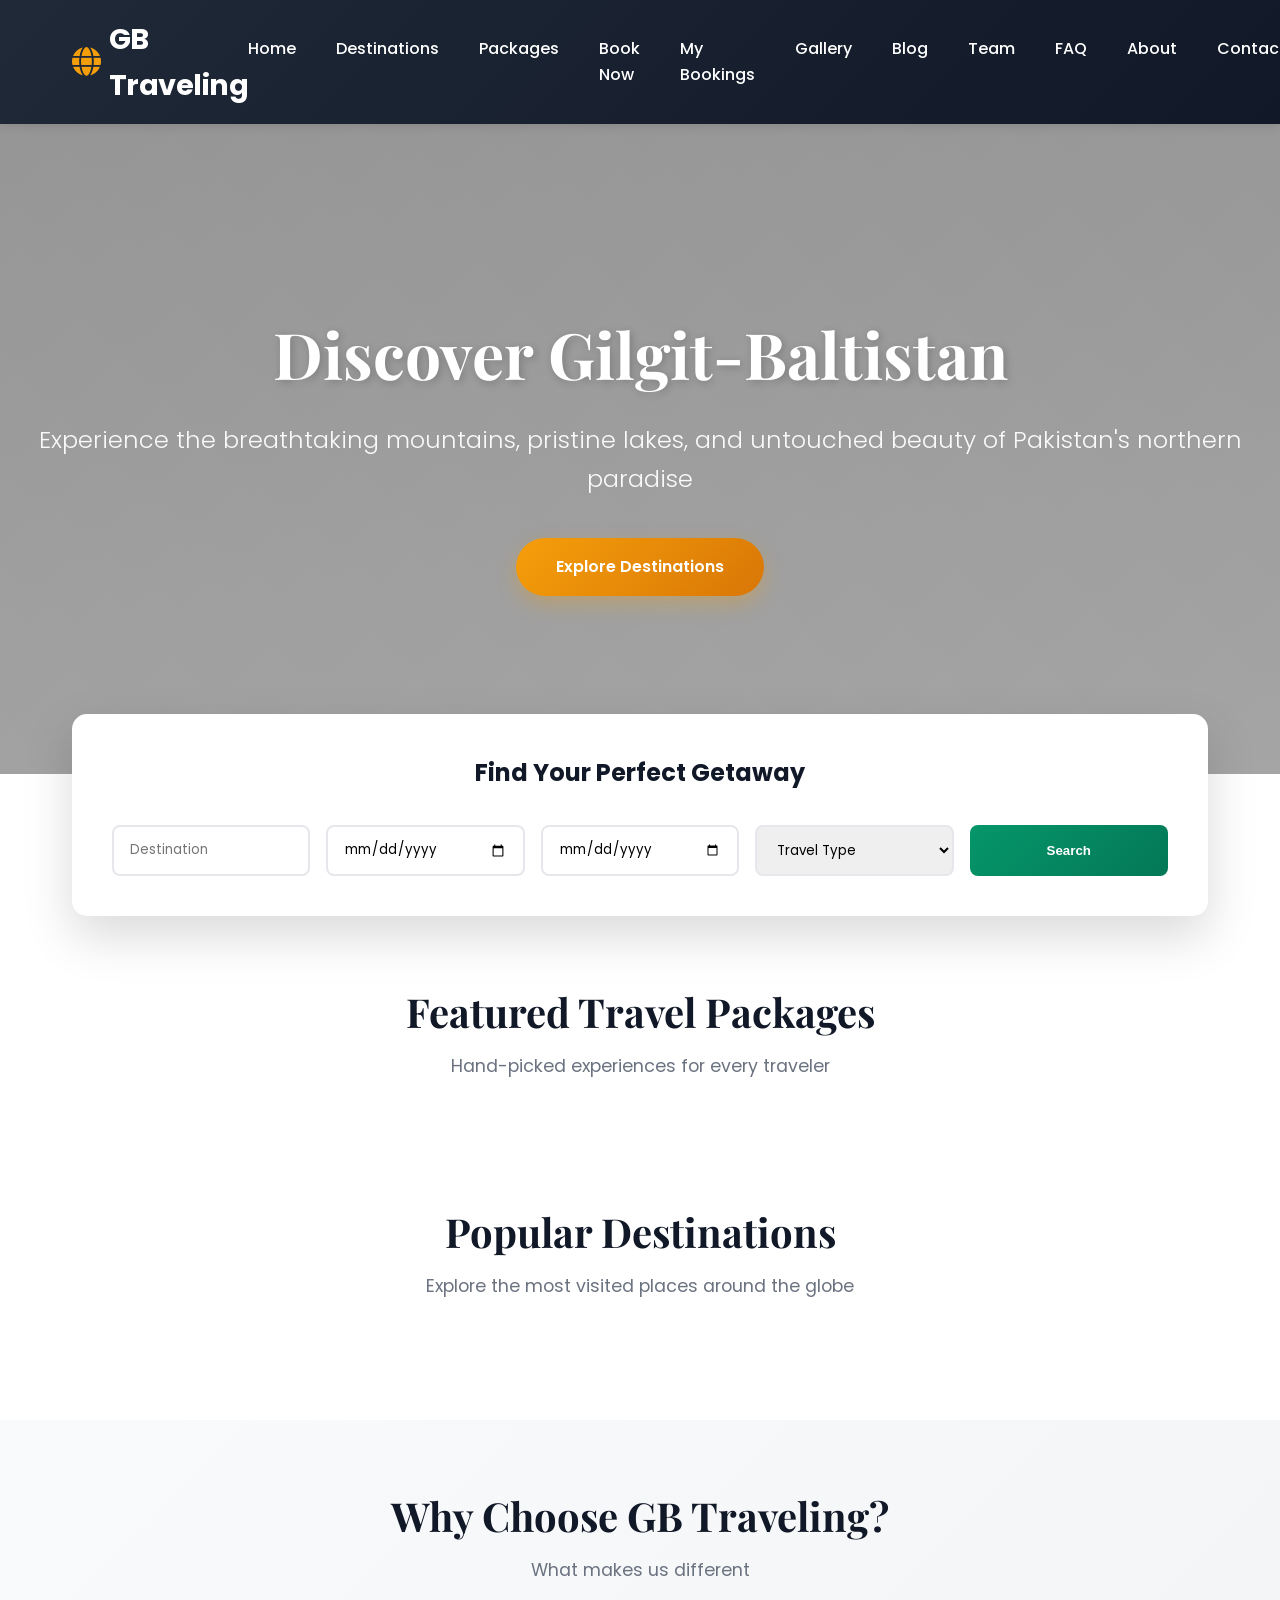
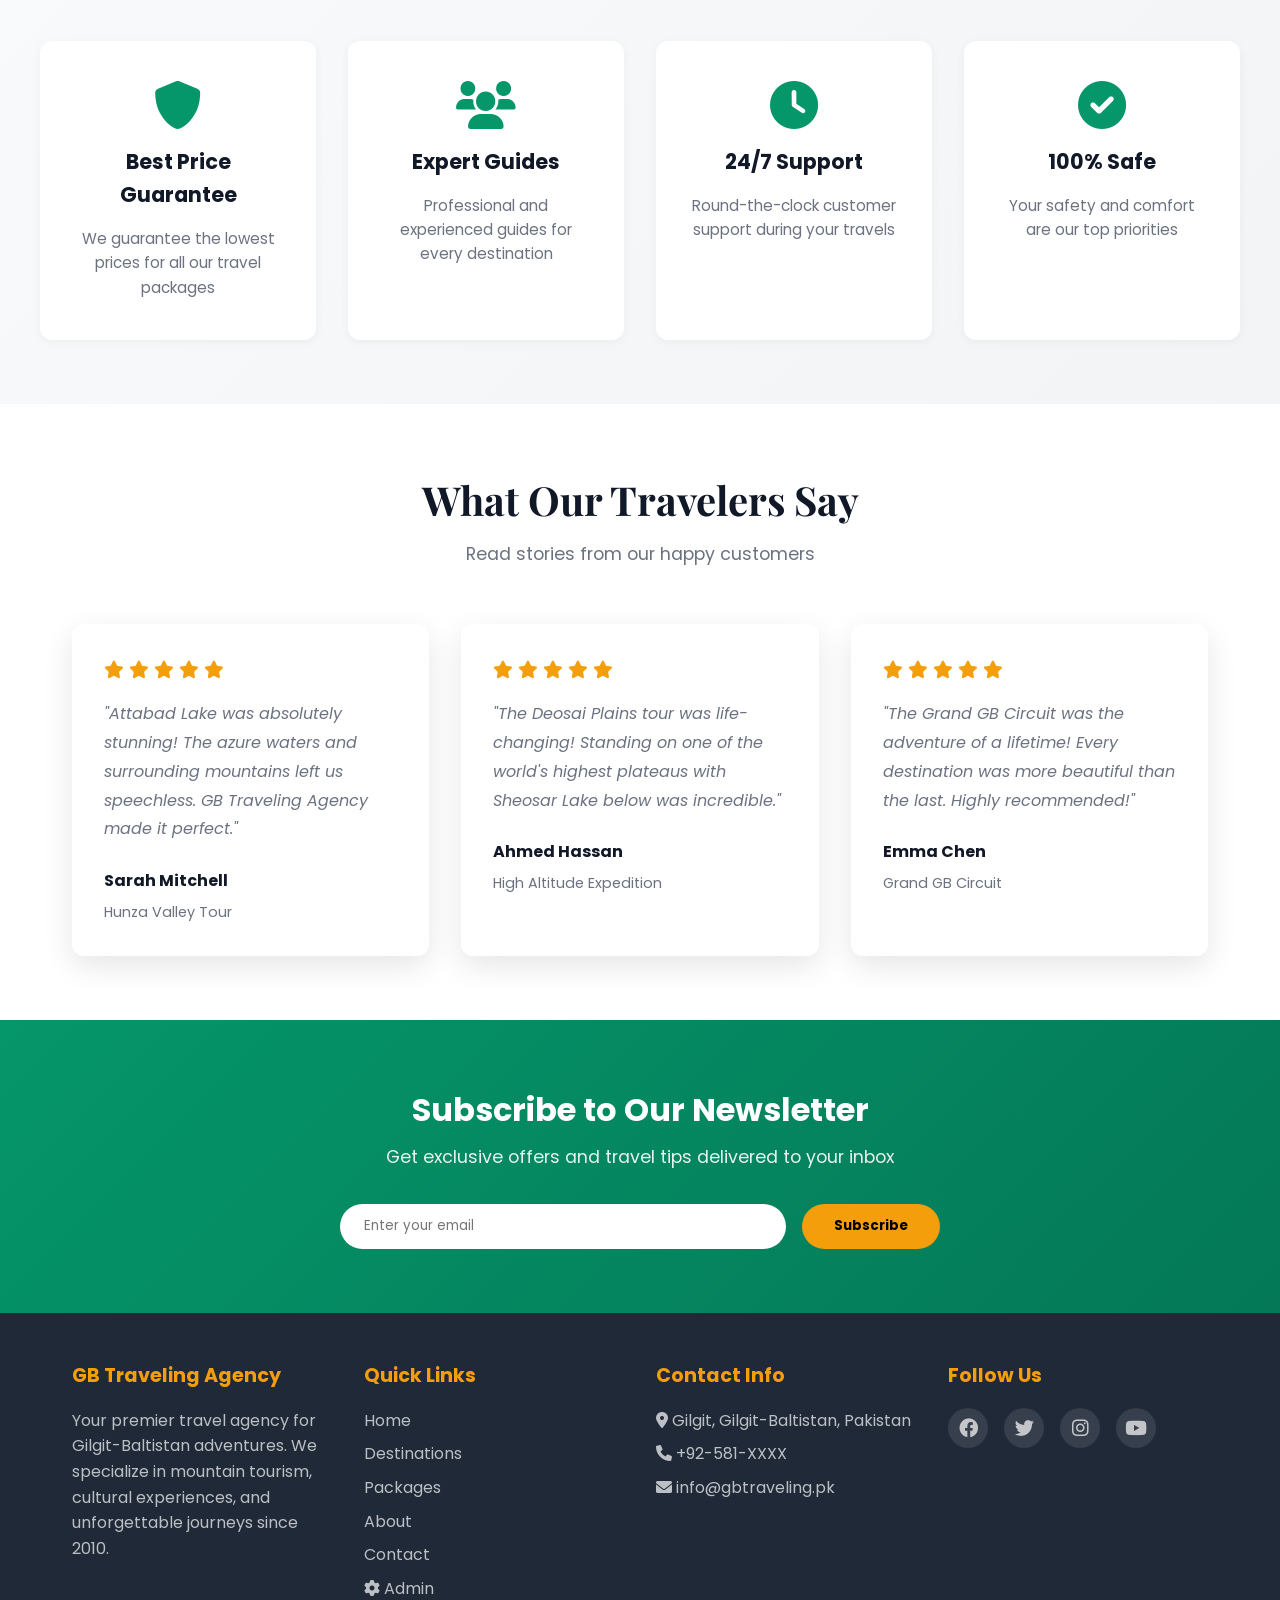
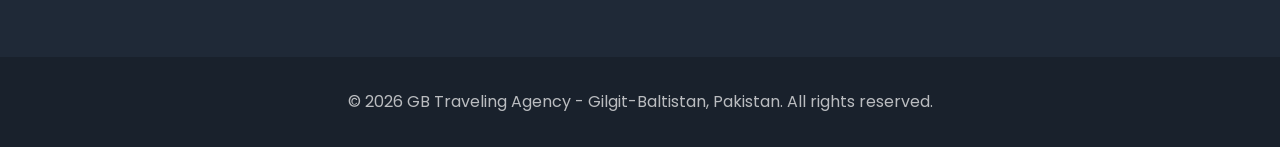
<file: index.html>
<!DOCTYPE html>
<html lang="en">
<head>
    <meta charset="UTF-8">
    <meta name="viewport" content="width=device-width, initial-scale=1.0">
    <title>GB Traveling Agency - Your Journey Begins Here</title>
    <link href="https://fonts.googleapis.com/css2?family=Poppins:wght@300;400;600;700&family=Playfair+Display:wght@700&display=swap" rel="stylesheet">
    <link rel="stylesheet" href="https://cdnjs.cloudflare.com/ajax/libs/font-awesome/6.0.0/css/all.min.css">
    <link rel="stylesheet" href="assets/css/style.css">
</head>
<body>
    <!-- Navigation -->
    <header class="navbar">
        <nav class="navbar-content">
            <div class="logo">
                <i class="fas fa-globe"></i> GB Traveling
            </div>
            <ul class="nav-links">
                <li><a href="index.html">Home</a></li>
                <li><a href="destinations.html">Destinations</a></li>
                <li><a href="packages.html">Packages</a></li>
                <li><a href="booking.html" class="nav-booking">Book Now</a></li>
                <li><a href="my-bookings.html">My Bookings</a></li>
                <li><a href="gallery.html">Gallery</a></li>
                <li><a href="blog.html">Blog</a></li>
                <li><a href="team.html">Team</a></li>
                <li><a href="faq.html">FAQ</a></li>
                <li><a href="about.html">About</a></li>
                <li><a href="contact.html">Contact</a></li>
            </ul>
            <div class="hamburger">
                <span></span>
                <span></span>
                <span></span>
            </div>
        </nav>
    </header>

    <main>
        <!-- Hero Section -->
        <section class="hero">
            <div class="hero-content">
                <h1 class="hero-title">Discover Gilgit-Baltistan</h1>
                <p class="hero-subtitle">Experience the breathtaking mountains, pristine lakes, and untouched beauty of Pakistan's northern paradise</p>
                <a href="destinations.html" class="cta-button">Explore Destinations</a>
            </div>
            <div class="hero-overlay"></div>
        </section>

        <!-- Search Section -->
        <section class="search-section">
            <div class="search-container">
                <h3>Find Your Perfect Getaway</h3>
                <form class="search-form">
                    <input type="text" placeholder="Destination" required>
                    <input type="date" required>
                    <input type="date" required>
                    <select required>
                        <option>Travel Type</option>
                        <option>Beach</option>
                        <option>Mountain</option>
                        <option>Adventure</option>
                        <option>Cultural</option>
                    </select>
                    <button type="submit">Search</button>
                </form>
            </div>
        </section>

        <!-- Featured Packages -->
        <section class="featured-section">
            <div class="section-header">
                <h2>Featured Travel Packages</h2>
                <p>Hand-picked experiences for every traveler</p>
            </div>
            <div class="packages-showcase" id="featuredPackages">
                <!-- Featured packages will load here -->
            </div>
        </section>

        <!-- Featured Destinations -->
        <section class="destinations-section">
            <div class="section-header">
                <h2>Popular Destinations</h2>
                <p>Explore the most visited places around the globe</p>
            </div>
            <div class="destination-grid" id="destinationGrid">
                <!-- Destinations will be loaded here -->
            </div>
        </section>

        <!-- Why Choose Us -->
        <section class="why-us">
            <div class="section-header">
                <h2>Why Choose GB Traveling?</h2>
                <p>What makes us different</p>
            </div>
            <div class="features-grid">
                <div class="feature-card">
                    <i class="fas fa-shield-alt"></i>
                    <h3>Best Price Guarantee</h3>
                    <p>We guarantee the lowest prices for all our travel packages</p>
                </div>
                <div class="feature-card">
                    <i class="fas fa-users"></i>
                    <h3>Expert Guides</h3>
                    <p>Professional and experienced guides for every destination</p>
                </div>
                <div class="feature-card">
                    <i class="fas fa-clock"></i>
                    <h3>24/7 Support</h3>
                    <p>Round-the-clock customer support during your travels</p>
                </div>
                <div class="feature-card">
                    <i class="fas fa-check-circle"></i>
                    <h3>100% Safe</h3>
                    <p>Your safety and comfort are our top priorities</p>
                </div>
            </div>
        </section>

        <!-- Testimonials -->
        <section class="testimonials">
            <div class="section-header">
                <h2>What Our Travelers Say</h2>
                <p>Read stories from our happy customers</p>
            </div>
            <div class="testimonials-grid">
                <div class="testimonial-card">
                    <div class="stars">
                        <i class="fas fa-star"></i>
                        <i class="fas fa-star"></i>
                        <i class="fas fa-star"></i>
                        <i class="fas fa-star"></i>
                        <i class="fas fa-star"></i>
                    </div>
                    <p>"Attabad Lake was absolutely stunning! The azure waters and surrounding mountains left us speechless. GB Traveling Agency made it perfect."</p>
                    <h4>Sarah Mitchell</h4>
                    <span>Hunza Valley Tour</span>
                </div>
                <div class="testimonial-card">
                    <div class="stars">
                        <i class="fas fa-star"></i>
                        <i class="fas fa-star"></i>
                        <i class="fas fa-star"></i>
                        <i class="fas fa-star"></i>
                        <i class="fas fa-star"></i>
                    </div>
                    <p>"The Deosai Plains tour was life-changing! Standing on one of the world's highest plateaus with Sheosar Lake below was incredible."</p>
                    <h4>Ahmed Hassan</h4>
                    <span>High Altitude Expedition</span>
                </div>
                <div class="testimonial-card">
                    <div class="stars">
                        <i class="fas fa-star"></i>
                        <i class="fas fa-star"></i>
                        <i class="fas fa-star"></i>
                        <i class="fas fa-star"></i>
                        <i class="fas fa-star"></i>
                    </div>
                    <p>"The Grand GB Circuit was the adventure of a lifetime! Every destination was more beautiful than the last. Highly recommended!"</p>
                    <h4>Emma Chen</h4>
                    <span>Grand GB Circuit</span>
                </div>
            </div>
        </section>

        <!-- Newsletter -->
        <section class="newsletter">
            <div class="newsletter-content">
                <h2>Subscribe to Our Newsletter</h2>
                <p>Get exclusive offers and travel tips delivered to your inbox</p>
                <form class="newsletter-form">
                    <input type="email" placeholder="Enter your email" required>
                    <button type="submit">Subscribe</button>
                </form>
            </div>
        </section>
    </main>

    <!-- Footer -->
    <footer class="footer">
        <div class="footer-content">
            <div class="footer-section">
                <h4>GB Traveling Agency</h4>
                <p>Your premier travel agency for Gilgit-Baltistan adventures. We specialize in mountain tourism, cultural experiences, and unforgettable journeys since 2010.</p>
            </div>
            <div class="footer-section">
                <h4>Quick Links</h4>
                <ul>
                    <li><a href="index.html">Home</a></li>
                    <li><a href="destinations.html">Destinations</a></li>
                    <li><a href="packages.html">Packages</a></li>
                    <li><a href="about.html">About</a></li>
<li><a href="contact.html">Contact</a></li>
                <li><a href="admin.html" target="_blank"><i class="fas fa-cog"></i> Admin</a></li>
                </ul>
            </div>
            <div class="footer-section">
                <h4>Contact Info</h4>
                <p><i class="fas fa-map-marker-alt"></i> Gilgit, Gilgit-Baltistan, Pakistan</p>
                <p><i class="fas fa-phone"></i> +92-581-XXXX</p>
                <p><i class="fas fa-envelope"></i> info@gbtraveling.pk</p>
            </div>
            <div class="footer-section">
                <h4>Follow Us</h4>
                <div class="social-links">
                    <a href="#"><i class="fab fa-facebook"></i></a>
                    <a href="#"><i class="fab fa-twitter"></i></a>
                    <a href="#"><i class="fab fa-instagram"></i></a>
                    <a href="#"><i class="fab fa-youtube"></i></a>
                </div>
            </div>
        </div>
        <div class="footer-bottom">
            <p>&copy; 2026 GB Traveling Agency - Gilgit-Baltistan, Pakistan. All rights reserved.</p>
        </div>
    </footer>

    <script src="assets/js/main.js"></script>
</body>
</html>
</file>
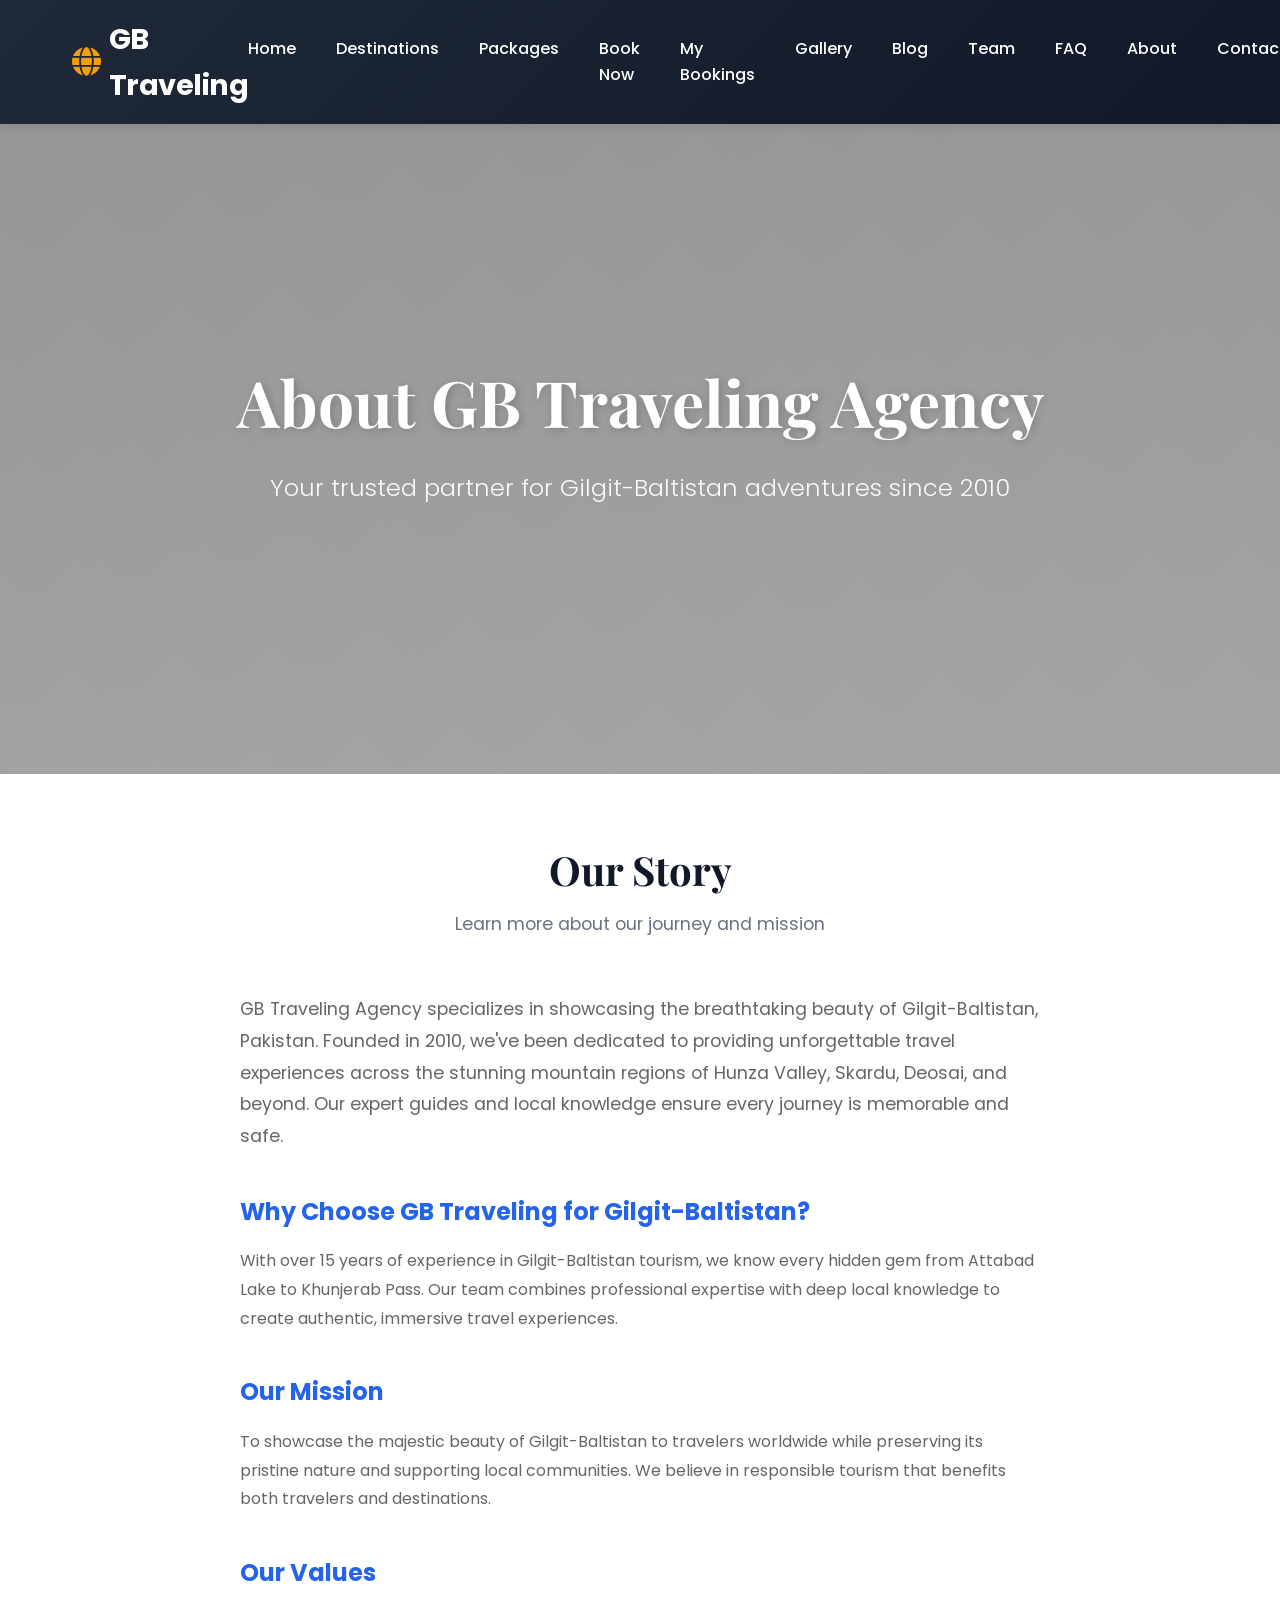
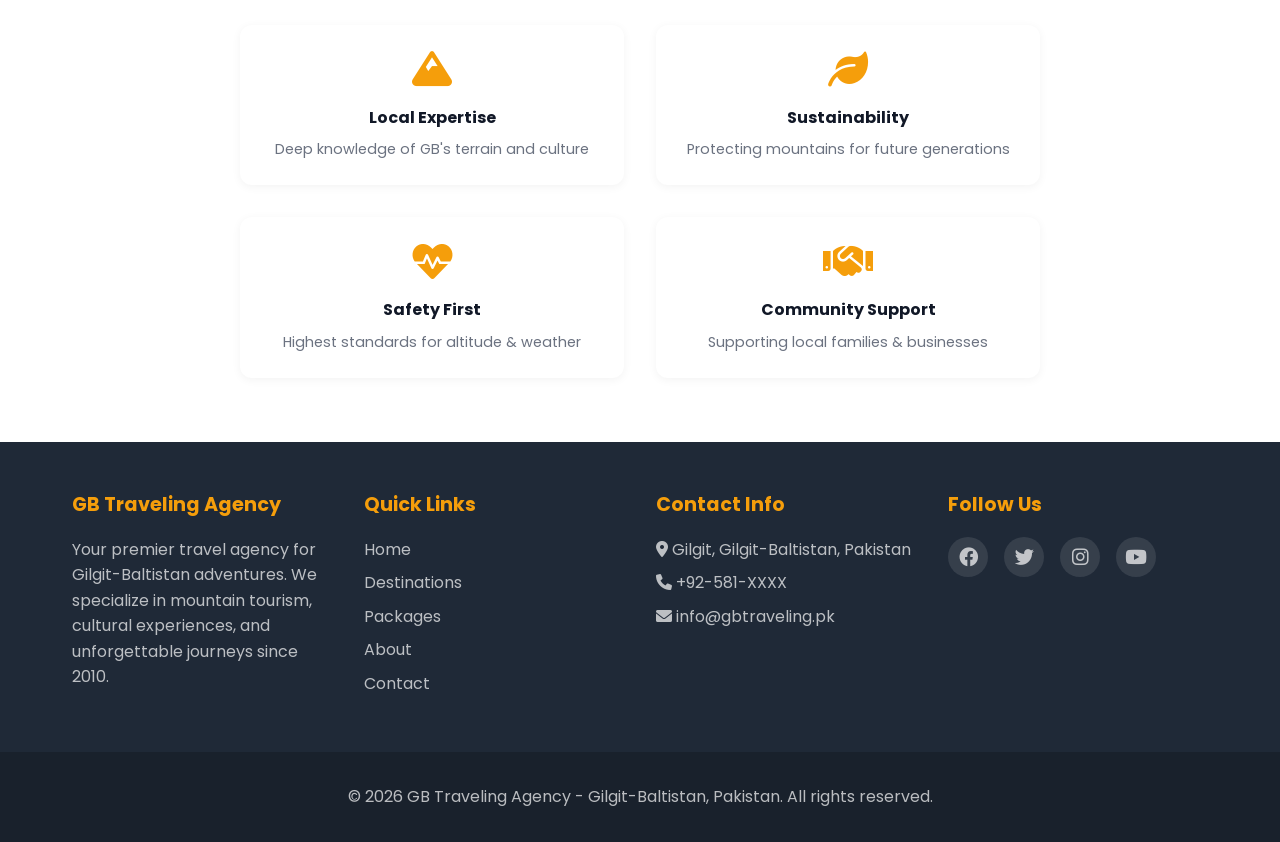
<file: about.html>
<!DOCTYPE html>
<html lang="en">
<head>
    <meta charset="UTF-8">
    <meta name="viewport" content="width=device-width, initial-scale=1.0">
    <title>About Us - GB Traveling Agency</title>
    <link href="https://fonts.googleapis.com/css2?family=Poppins:wght@300;400;600;700&family=Playfair+Display:wght@700&display=swap" rel="stylesheet">
    <link rel="stylesheet" href="https://cdnjs.cloudflare.com/ajax/libs/font-awesome/6.0.0/css/all.min.css">
    <link rel="stylesheet" href="assets/css/style.css">
</head>
<body>
    <!-- Navigation -->
    <header class="navbar">
        <nav class="navbar-content">
            <div class="logo">
                <i class="fas fa-globe"></i> GB Traveling
            </div>
            <ul class="nav-links">
                <li><a href="index.html">Home</a></li>
                <li><a href="destinations.html">Destinations</a></li>
                <li><a href="packages.html">Packages</a></li>
                <li><a href="booking.html" class="nav-booking">Book Now</a></li>
                <li><a href="my-bookings.html">My Bookings</a></li>
                <li><a href="gallery.html">Gallery</a></li>
                <li><a href="blog.html">Blog</a></li>
                <li><a href="team.html">Team</a></li>
                <li><a href="faq.html">FAQ</a></li>
                <li><a href="about.html">About</a></li>
                <li><a href="contact.html">Contact</a></li>
            </ul>
            <div class="hamburger">
                <span></span>
                <span></span>
                <span></span>
            </div>
        </nav>
    </header>

    <main>
        <!-- Hero Section -->
        <section class="hero">
            <div class="hero-content">
                <h1 class="hero-title">About GB Traveling Agency</h1>
                <p class="hero-subtitle">Your trusted partner for Gilgit-Baltistan adventures since 2010</p>
            </div>
            <div class="hero-overlay"></div>
        </section>

        <!-- About Content -->
        <section class="destinations-section">
            <div class="section-header">
                <h2>Our Story</h2>
                <p>Learn more about our journey and mission</p>
            </div>
            
            <div style="max-width: 800px; margin: 0 auto;">
                <p style="font-size: 1.1rem; color: #666; line-height: 1.8; margin-bottom: 2rem;">
                    GB Traveling Agency specializes in showcasing the breathtaking beauty of Gilgit-Baltistan, Pakistan. Founded in 2010, 
                    we've been dedicated to providing unforgettable travel experiences across the stunning mountain regions of Hunza Valley, 
                    Skardu, Deosai, and beyond. Our expert guides and local knowledge ensure every journey is memorable and safe.
                </p>
                
                <h3 style="font-size: 1.5rem; margin-top: 2.5rem; margin-bottom: 1rem; color: #2563eb;">Why Choose GB Traveling for Gilgit-Baltistan?</h3>
                <p style="font-size: 1rem; color: #666; line-height: 1.8; margin-bottom: 2rem;">
                    With over 15 years of experience in Gilgit-Baltistan tourism, we know every hidden gem from Attabad Lake to Khunjerab Pass. 
                    Our team combines professional expertise with deep local knowledge to create authentic, immersive travel experiences.
                </p>
                
                <h3 style="font-size: 1.5rem; margin-top: 2.5rem; margin-bottom: 1rem; color: #2563eb;">Our Mission</h3>
                <p style="font-size: 1rem; color: #666; line-height: 1.8; margin-bottom: 2rem;">
                    To showcase the majestic beauty of Gilgit-Baltistan to travelers worldwide while preserving its pristine nature and 
                    supporting local communities. We believe in responsible tourism that benefits both travelers and destinations.
                </p>
                
                <h3 style="font-size: 1.5rem; margin-top: 2.5rem; margin-bottom: 1rem; color: #2563eb;">Our Values</h3>
                <div class="features-grid" style="margin-top: 2rem;">
                    <div class="feature-card" style="padding: 1.5rem;">
                        <i class="fas fa-mountain" style="font-size: 2.5rem; color: #f59e0b; margin-bottom: 1rem;"></i>
                        <h4 style="margin-bottom: 0.5rem;">Local Expertise</h4>
                        <p style="font-size: 0.9rem;">Deep knowledge of GB's terrain and culture</p>
                    </div>
                    <div class="feature-card" style="padding: 1.5rem;">
                        <i class="fas fa-leaf" style="font-size: 2.5rem; color: #f59e0b; margin-bottom: 1rem;"></i>
                        <h4 style="margin-bottom: 0.5rem;">Sustainability</h4>
                        <p style="font-size: 0.9rem;">Protecting mountains for future generations</p>
                    </div>
                    <div class="feature-card" style="padding: 1.5rem;">
                        <i class="fas fa-heartbeat" style="font-size: 2.5rem; color: #f59e0b; margin-bottom: 1rem;"></i>
                        <h4 style="margin-bottom: 0.5rem;">Safety First</h4>
                        <p style="font-size: 0.9rem;">Highest standards for altitude & weather</p>
                    </div>
                    <div class="feature-card" style="padding: 1.5rem;">
                        <i class="fas fa-handshake" style="font-size: 2.5rem; color: #f59e0b; margin-bottom: 1rem;"></i>
                        <h4 style="margin-bottom: 0.5rem;">Community Support</h4>
                        <p style="font-size: 0.9rem;">Supporting local families & businesses</p>
                    </div>
                </div>
            </div>
        </section>
    </main>

    <!-- Footer -->
    <footer class="footer">
        <div class="footer-content">
            <div class="footer-section">
                <h4>GB Traveling Agency</h4>
                <p>Your premier travel agency for Gilgit-Baltistan adventures. We specialize in mountain tourism, cultural experiences, and unforgettable journeys since 2010.</p>
            </div>
            <div class="footer-section">
                <h4>Quick Links</h4>
                <ul>
                    <li><a href="index.html">Home</a></li>
                    <li><a href="destinations.html">Destinations</a></li>
                    <li><a href="packages.html">Packages</a></li>
                    <li><a href="about.html">About</a></li>
                    <li><a href="contact.html">Contact</a></li>
                </ul>
            </div>
            <div class="footer-section">
                <h4>Contact Info</h4>
                <p><i class="fas fa-map-marker-alt"></i> Gilgit, Gilgit-Baltistan, Pakistan</p>
                <p><i class="fas fa-phone"></i> +92-581-XXXX</p>
                <p><i class="fas fa-envelope"></i> info@gbtraveling.pk</p>
            </div>
            <div class="footer-section">
                <h4>Follow Us</h4>
                <div class="social-links">
                    <a href="#"><i class="fab fa-facebook"></i></a>
                    <a href="#"><i class="fab fa-twitter"></i></a>
                    <a href="#"><i class="fab fa-instagram"></i></a>
                    <a href="#"><i class="fab fa-youtube"></i></a>
                </div>
            </div>
        </div>
        <div class="footer-bottom">
            <p>&copy; 2026 GB Traveling Agency - Gilgit-Baltistan, Pakistan. All rights reserved.</p>
        </div>
    </footer>

    <script src="assets/js/main.js"></script>
</body>
</html>
</file>
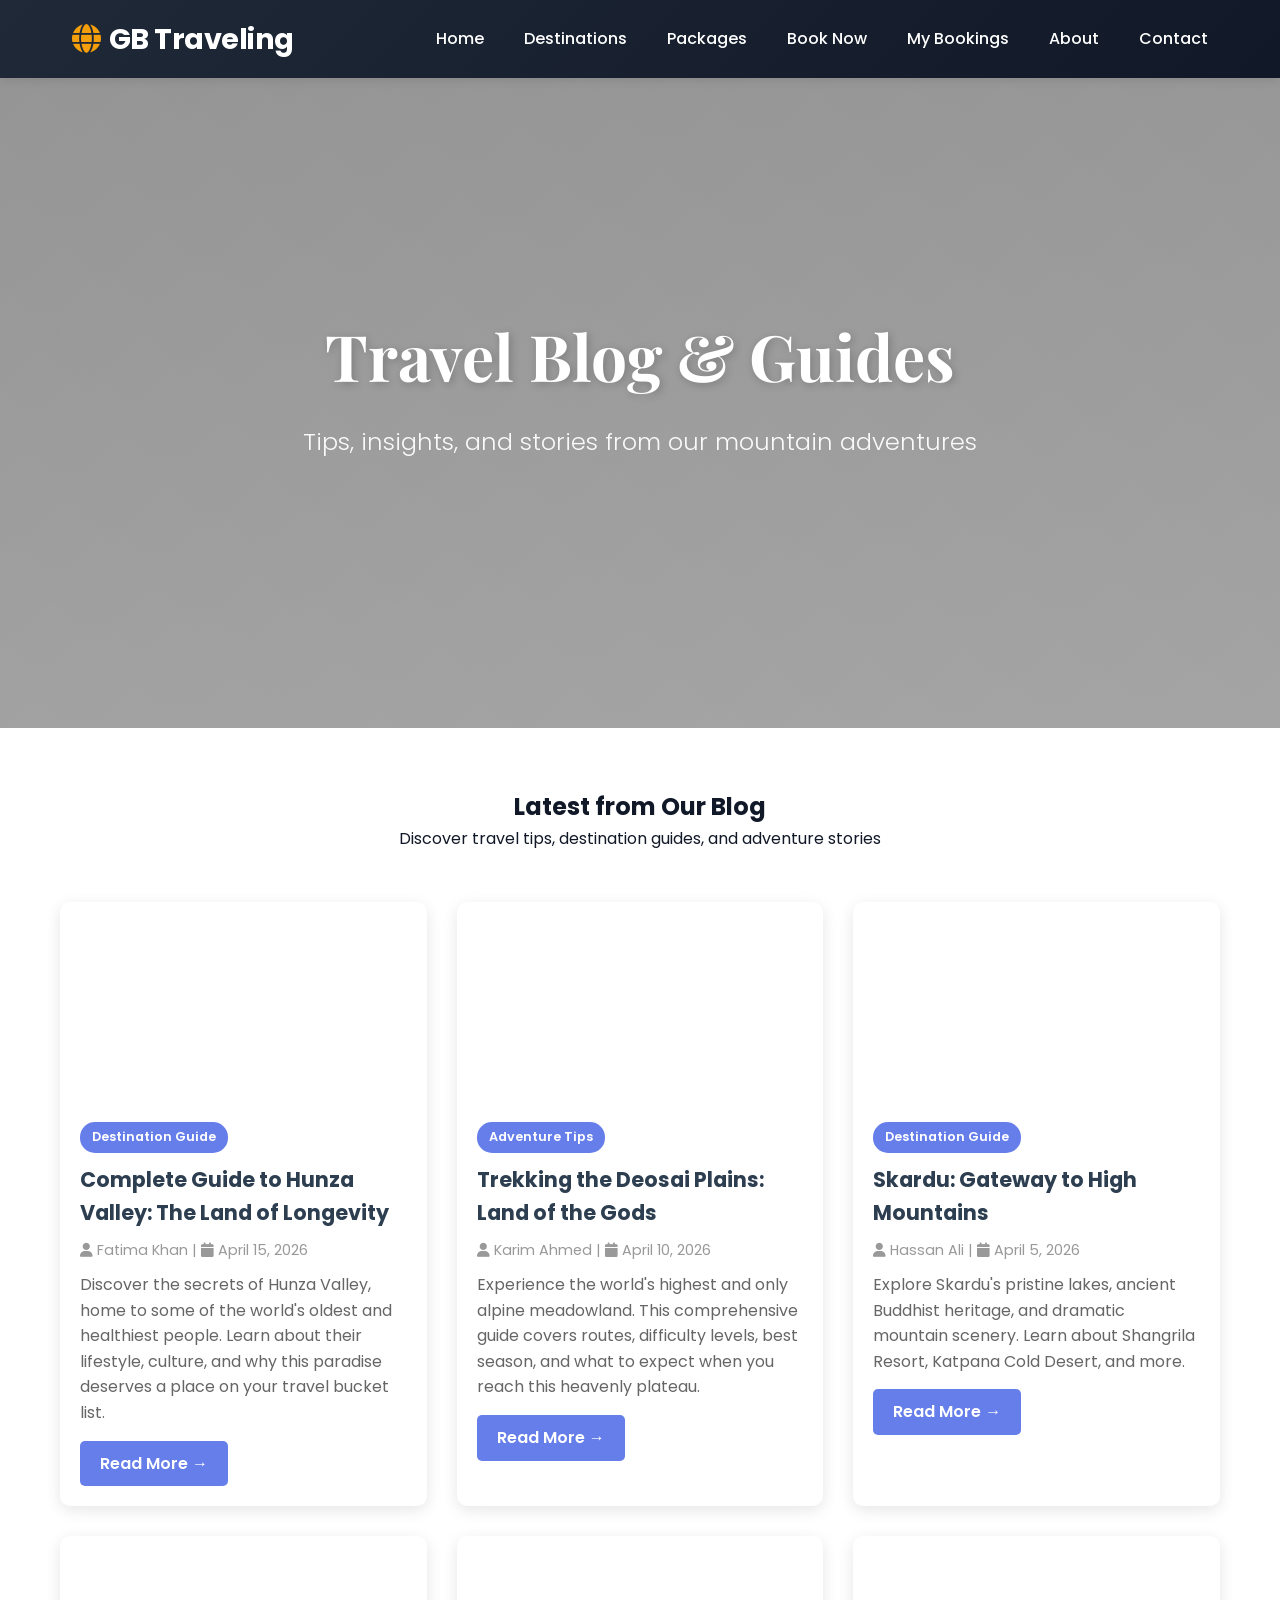
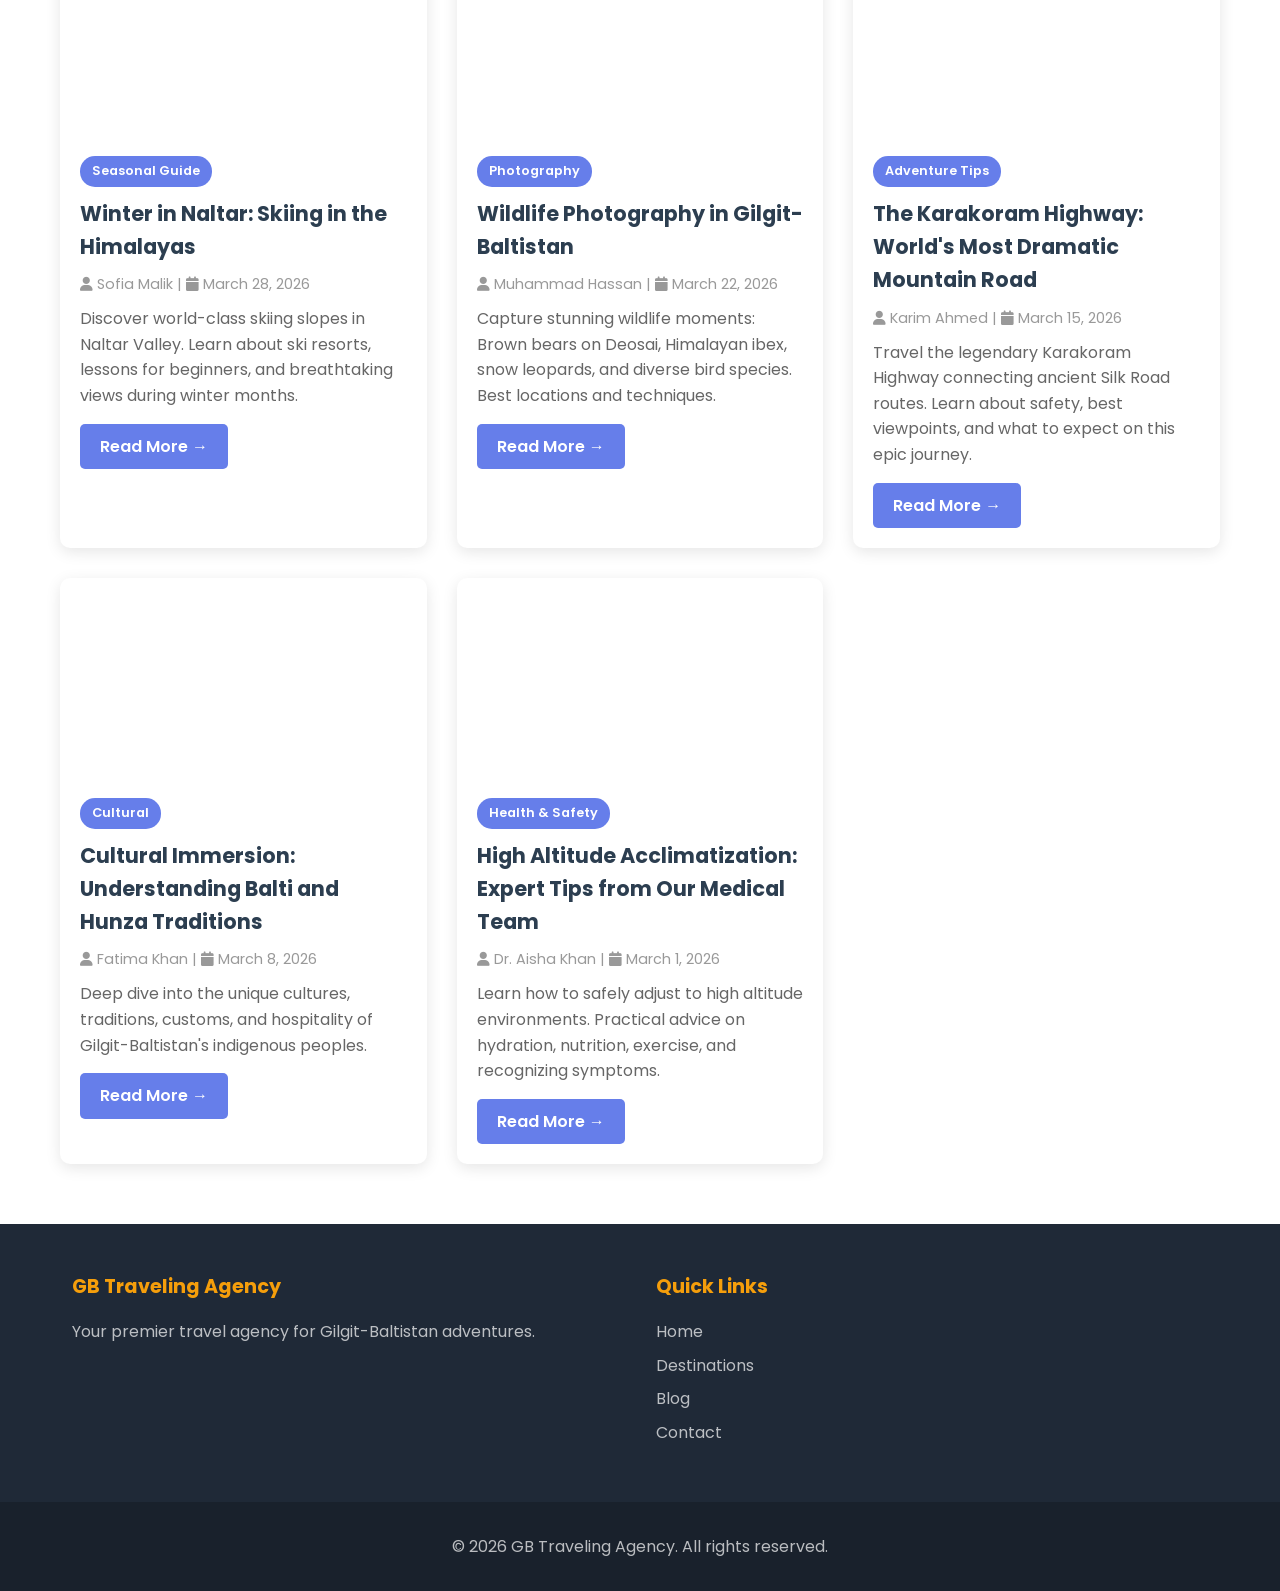
<file: blog.html>
<!DOCTYPE html>
<html lang="en">
<head>
    <meta charset="UTF-8">
    <meta name="viewport" content="width=device-width, initial-scale=1.0">
    <title>Blog - GB Traveling Agency</title>
    <link href="https://fonts.googleapis.com/css2?family=Poppins:wght@300;400;600;700&family=Playfair+Display:wght@700&display=swap" rel="stylesheet">
    <link rel="stylesheet" href="https://cdnjs.cloudflare.com/ajax/libs/font-awesome/6.0.0/css/all.min.css">
    <link rel="stylesheet" href="assets/css/style.css">
    <style>
        .blog-container {
            max-width: 1200px;
            margin: 40px auto;
            padding: 20px;
        }
        .blog-header {
            text-align: center;
            margin-bottom: 50px;
        }
        .blog-header h1 {
            font-size: 2.5em;
            color: #2c3e50;
            margin-bottom: 10px;
        }
        .blog-grid {
            display: grid;
            grid-template-columns: repeat(auto-fill, minmax(320px, 1fr));
            gap: 30px;
        }
        .blog-card {
            background: white;
            border-radius: 10px;
            overflow: hidden;
            box-shadow: 0 4px 15px rgba(0,0,0,0.1);
            transition: all 0.3s ease;
        }
        .blog-card:hover {
            transform: translateY(-8px);
            box-shadow: 0 8px 25px rgba(0,0,0,0.15);
        }
        .blog-image {
            width: 100%;
            height: 200px;
            background-size: cover;
            background-position: center;
        }
        .blog-content {
            padding: 20px;
        }
        .blog-category {
            display: inline-block;
            background: #667eea;
            color: white;
            padding: 5px 12px;
            border-radius: 15px;
            font-size: 0.8em;
            margin-bottom: 10px;
            font-weight: 600;
        }
        .blog-title {
            font-size: 1.3em;
            color: #2c3e50;
            margin-bottom: 10px;
            font-weight: 700;
        }
        .blog-meta {
            color: #999;
            font-size: 0.9em;
            margin-bottom: 10px;
        }
        .blog-excerpt {
            color: #666;
            line-height: 1.6;
            margin-bottom: 15px;
        }
        .blog-btn {
            display: inline-block;
            background: #667eea;
            color: white;
            padding: 10px 20px;
            border-radius: 5px;
            text-decoration: none;
            font-weight: 600;
            transition: all 0.3s ease;
        }
        .blog-btn:hover {
            background: #764ba2;
        }
    </style>
</head>
<body>
    <!-- Navigation -->
    <header class="navbar">
        <nav class="navbar-content">
            <div class="logo"><i class="fas fa-globe"></i> GB Traveling</div>
            <ul class="nav-links">
                <li><a href="index.html">Home</a></li>
                <li><a href="destinations.html">Destinations</a></li>
                <li><a href="packages.html">Packages</a></li>
                <li><a href="booking.html" class="nav-booking">Book Now</a></li>
                <li><a href="my-bookings.html">My Bookings</a></li>
                <li><a href="about.html">About</a></li>
                <li><a href="contact.html">Contact</a></li>
            </ul>
            <div class="hamburger"><span></span><span></span><span></span></div>
        </nav>
    </header>

    <!-- Hero Section -->
    <section class="hero">
        <div class="hero-content">
            <h1 class="hero-title">Travel Blog & Guides</h1>
            <p class="hero-subtitle">Tips, insights, and stories from our mountain adventures</p>
        </div>
        <div class="hero-overlay"></div>
    </section>

    <!-- Blog Section -->
    <div class="blog-container">
        <div class="blog-header">
            <h2>Latest from Our Blog</h2>
            <p>Discover travel tips, destination guides, and adventure stories</p>
        </div>
        <div class="blog-grid" id="blogGrid"></div>
    </div>

    <!-- Footer -->
    <footer class="footer">
        <div class="footer-content">
            <div class="footer-section">
                <h4>GB Traveling Agency</h4>
                <p>Your premier travel agency for Gilgit-Baltistan adventures.</p>
            </div>
            <div class="footer-section">
                <h4>Quick Links</h4>
                <ul>
                    <li><a href="index.html">Home</a></li>
                    <li><a href="destinations.html">Destinations</a></li>
                    <li><a href="blog.html">Blog</a></li>
                    <li><a href="contact.html">Contact</a></li>
                </ul>
            </div>
        </div>
        <div class="footer-bottom">
            <p>&copy; 2026 GB Traveling Agency. All rights reserved.</p>
        </div>
    </footer>

    <script>
        async function loadBlog() {
            try {
                const response = await fetch('data/blog.json');
                const blogPosts = await response.json();
                const grid = document.getElementById('blogGrid');
                
                blogPosts.forEach(post => {
                    const postDiv = document.createElement('div');
                    postDiv.className = 'blog-card';
                    postDiv.innerHTML = `
                        <div class="blog-image" style="background-image: url('${post.image}');"></div>
                        <div class="blog-content">
                            <span class="blog-category">${post.category}</span>
                            <h3 class="blog-title">${post.title}</h3>
                            <div class="blog-meta">
                                <i class="fas fa-user"></i> ${post.author} | <i class="fas fa-calendar"></i> ${post.date}
                            </div>
                            <p class="blog-excerpt">${post.excerpt}</p>
                            <a href="#" class="blog-btn">Read More →</a>
                        </div>
                    `;
                    grid.appendChild(postDiv);
                });
            } catch (error) {
                console.error('Error loading blog:', error);
            }
        }

        document.addEventListener('DOMContentLoaded', loadBlog);
    </script>
</body>
</html>
</file>
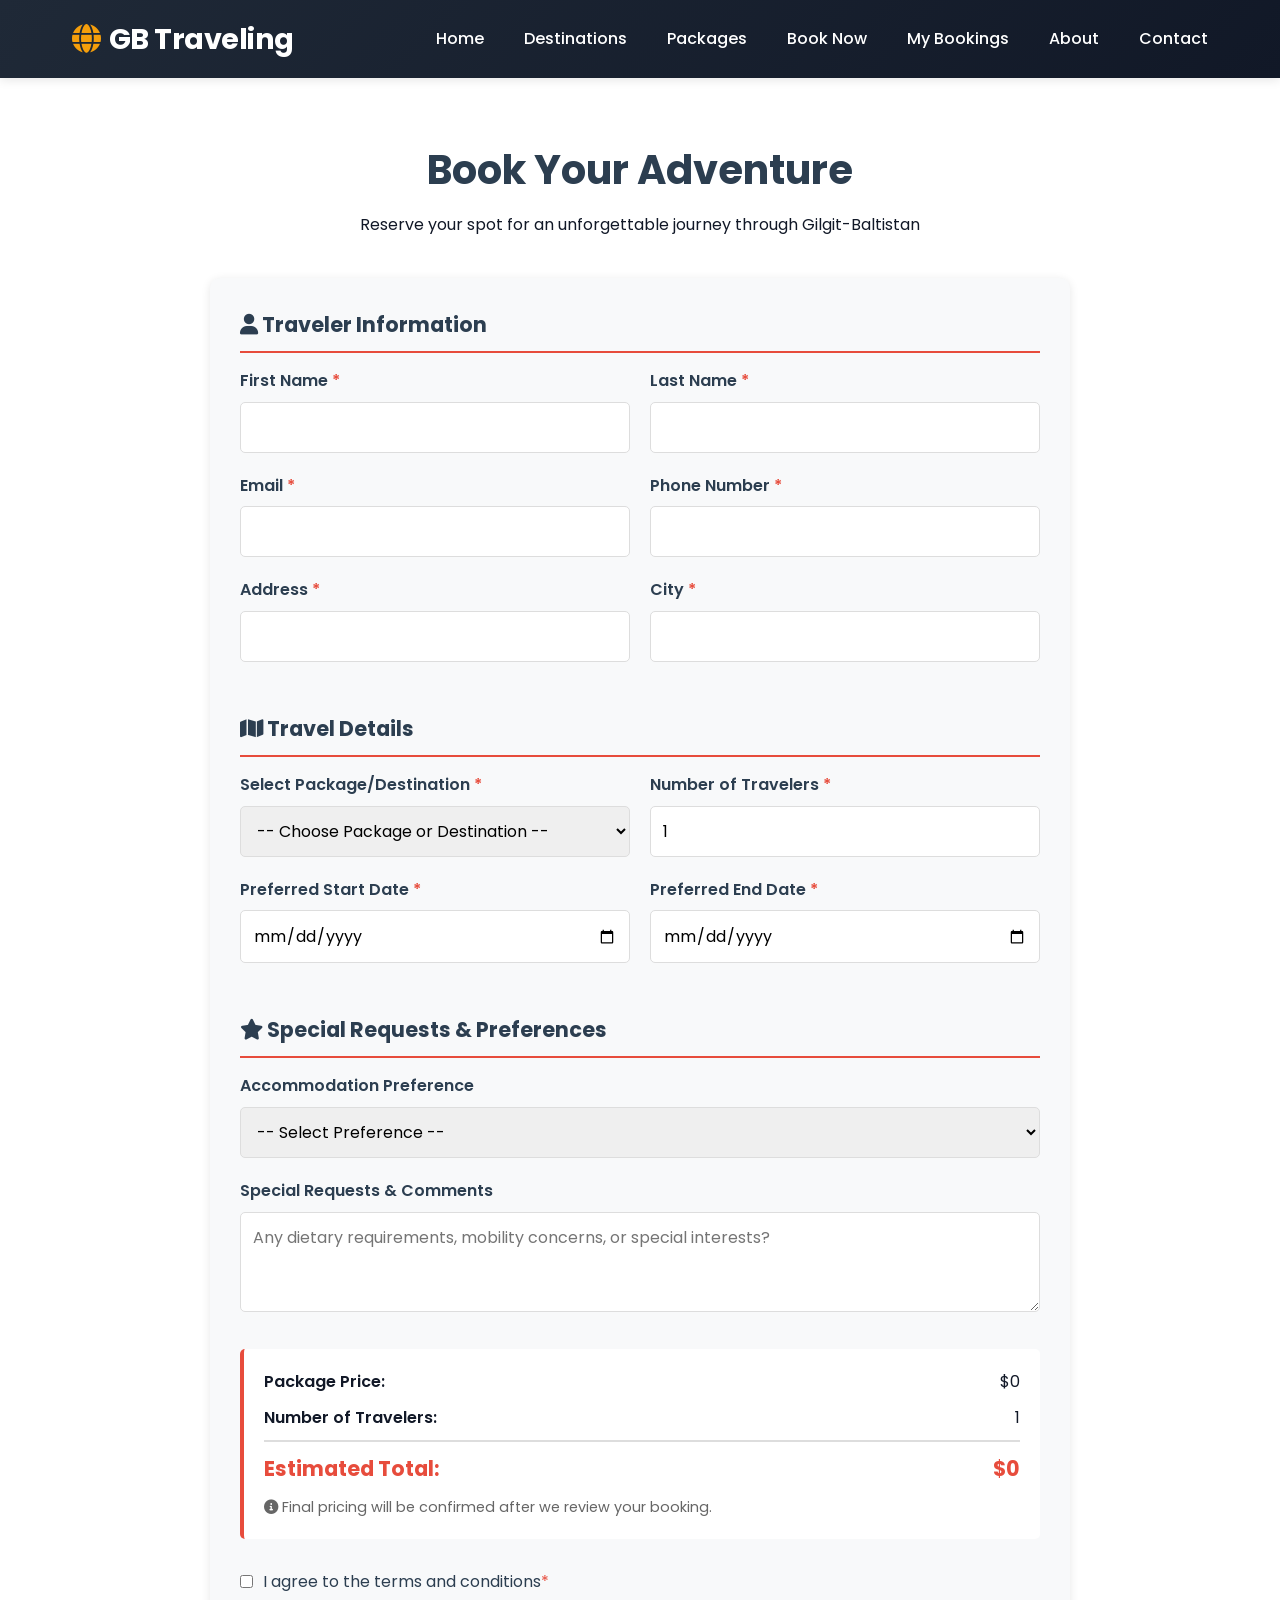
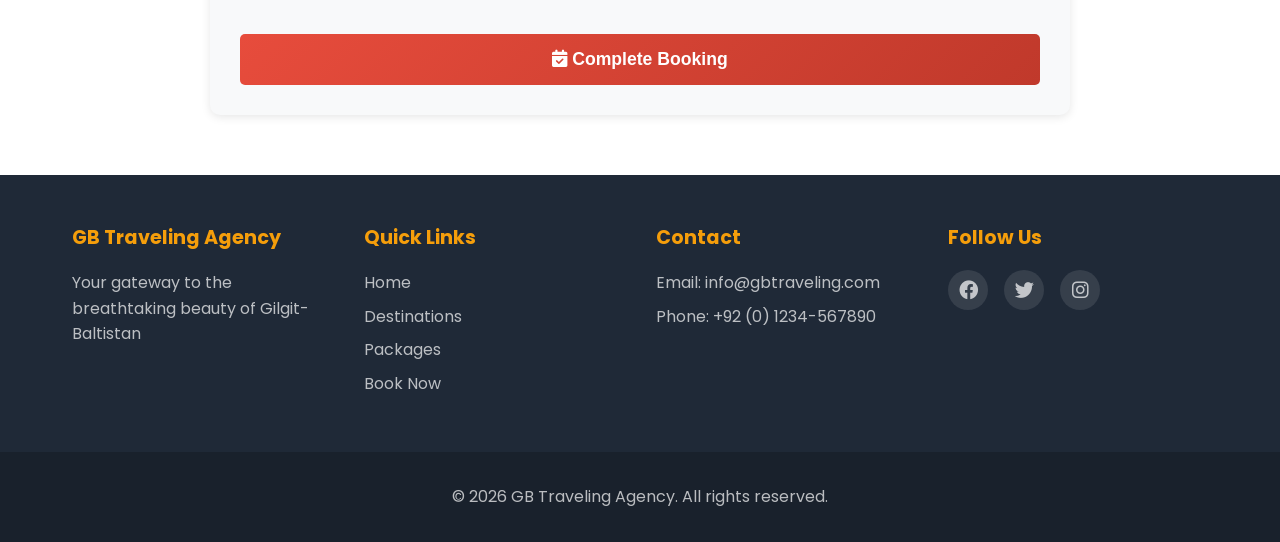
<file: booking.html>
<!DOCTYPE html>
<html lang="en">
<head>
    <meta charset="UTF-8">
    <meta name="viewport" content="width=device-width, initial-scale=1.0">
    <title>Book Your Adventure - GB Traveling Agency</title>
    <link href="https://fonts.googleapis.com/css2?family=Poppins:wght@300;400;600;700&family=Playfair+Display:wght@700&display=swap" rel="stylesheet">
    <link rel="stylesheet" href="https://cdnjs.cloudflare.com/ajax/libs/font-awesome/6.0.0/css/all.min.css">
    <link rel="stylesheet" href="assets/css/style.css">
    <style>
        .booking-container {
            max-width: 900px;
            margin: 40px auto;
            padding: 20px;
        }

        .booking-header {
            text-align: center;
            margin-bottom: 40px;
        }

        .booking-header h1 {
            font-size: 2.5em;
            color: #2c3e50;
            margin-bottom: 10px;
        }

        .booking-form {
            background: #f8f9fa;
            padding: 30px;
            border-radius: 10px;
            box-shadow: 0 2px 10px rgba(0,0,0,0.1);
        }

        .form-section {
            margin-bottom: 30px;
        }

        .form-section h3 {
            font-size: 1.3em;
            color: #2c3e50;
            margin-bottom: 15px;
            padding-bottom: 10px;
            border-bottom: 2px solid #e74c3c;
        }

        .form-group {
            margin-bottom: 20px;
        }

        .form-row {
            display: grid;
            grid-template-columns: 1fr 1fr;
            gap: 20px;
        }

        @media (max-width: 768px) {
            .form-row {
                grid-template-columns: 1fr;
            }
        }

        .form-group label {
            display: block;
            margin-bottom: 8px;
            font-weight: 600;
            color: #2c3e50;
        }

        .form-group input,
        .form-group select,
        .form-group textarea {
            width: 100%;
            padding: 12px;
            border: 1px solid #ddd;
            border-radius: 5px;
            font-family: 'Poppins', sans-serif;
            font-size: 1em;
        }

        .form-group textarea {
            resize: vertical;
            min-height: 100px;
        }

        .form-group input:focus,
        .form-group select:focus,
        .form-group textarea:focus {
            outline: none;
            border-color: #e74c3c;
            box-shadow: 0 0 5px rgba(231, 76, 60, 0.3);
        }

        .price-summary {
            background: white;
            padding: 20px;
            border-radius: 5px;
            margin-top: 20px;
            border-left: 4px solid #e74c3c;
        }

        .price-row {
            display: flex;
            justify-content: space-between;
            margin-bottom: 10px;
            font-size: 1em;
        }

        .price-row strong {
            font-weight: 600;
        }

        .price-total {
            display: flex;
            justify-content: space-between;
            font-size: 1.3em;
            font-weight: 700;
            color: #e74c3c;
            border-top: 2px solid #ddd;
            padding-top: 10px;
            margin-top: 10px;
        }

        .submit-btn {
            background: linear-gradient(135deg, #e74c3c 0%, #c0392b 100%);
            color: white;
            padding: 15px 40px;
            border: none;
            border-radius: 5px;
            font-size: 1.1em;
            font-weight: 600;
            cursor: pointer;
            width: 100%;
            margin-top: 20px;
            transition: all 0.3s ease;
        }

        .submit-btn:hover {
            transform: translateY(-2px);
            box-shadow: 0 5px 15px rgba(231, 76, 60, 0.4);
        }

        .submit-btn:active {
            transform: translateY(0);
        }

        .required {
            color: #e74c3c;
        }

        .form-success {
            background: #d4edda;
            color: #155724;
            padding: 15px;
            border-radius: 5px;
            margin-bottom: 20px;
            display: none;
        }

        .form-error {
            background: #f8d7da;
            color: #721c24;
            padding: 15px;
            border-radius: 5px;
            margin-bottom: 20px;
            display: none;
        }
    </style>
</head>
<body>
    <!-- Navigation -->
    <header class="navbar">
        <nav class="navbar-content">
            <div class="logo">
                <i class="fas fa-globe"></i> GB Traveling
            </div>
            <ul class="nav-links">
                <li><a href="index.html">Home</a></li>
                <li><a href="destinations.html">Destinations</a></li>
                <li><a href="packages.html">Packages</a></li>
                <li><a href="booking.html">Book Now</a></li>
                <li><a href="my-bookings.html">My Bookings</a></li>
                <li><a href="about.html">About</a></li>
                <li><a href="contact.html">Contact</a></li>
            </ul>
            <div class="hamburger">
                <span></span>
                <span></span>
                <span></span>
            </div>
        </nav>
    </header>

    <main>
        <div class="booking-container">
            <div class="booking-header">
                <h1>Book Your Adventure</h1>
                <p>Reserve your spot for an unforgettable journey through Gilgit-Baltistan</p>
            </div>

            <form class="booking-form" id="bookingForm">
                <div class="form-success" id="successMessage">
                    <i class="fas fa-check-circle"></i> Your booking has been submitted successfully! We'll contact you within 24 hours to confirm.
                </div>
                <div class="form-error" id="errorMessage">
                    Please fill in all required fields correctly.
                </div>

                <!-- Traveler Information -->
                <div class="form-section">
                    <h3><i class="fas fa-user"></i> Traveler Information</h3>
                    <div class="form-row">
                        <div class="form-group">
                            <label for="firstName">First Name <span class="required">*</span></label>
                            <input type="text" id="firstName" name="firstName" required>
                        </div>
                        <div class="form-group">
                            <label for="lastName">Last Name <span class="required">*</span></label>
                            <input type="text" id="lastName" name="lastName" required>
                        </div>
                    </div>
                    <div class="form-row">
                        <div class="form-group">
                            <label for="email">Email <span class="required">*</span></label>
                            <input type="email" id="email" name="email" required>
                        </div>
                        <div class="form-group">
                            <label for="phone">Phone Number <span class="required">*</span></label>
                            <input type="tel" id="phone" name="phone" required>
                        </div>
                    </div>
                    <div class="form-row">
                        <div class="form-group">
                            <label for="address">Address <span class="required">*</span></label>
                            <input type="text" id="address" name="address" required>
                        </div>
                        <div class="form-group">
                            <label for="city">City <span class="required">*</span></label>
                            <input type="text" id="city" name="city" required>
                        </div>
                    </div>
                </div>

                <!-- Travel Details -->
                <div class="form-section">
                    <h3><i class="fas fa-map"></i> Travel Details</h3>
                    <div class="form-row">
                        <div class="form-group">
                            <label for="travelType">Select Package/Destination <span class="required">*</span></label>
                            <select id="travelType" name="travelType" required onchange="updatePrice()">
                                <option value="">-- Choose Package or Destination --</option>
                                <optgroup label="Premium Packages">
                                    <option value="Hunza Valley Explorer|1950">Hunza Valley Explorer - 7 days ($1,950)</option>
                                    <option value="Nanga Parbat Mountaineer|4200">Nanga Parbat Mountaineer - 14 days ($4,200)</option>
                                    <option value="Khaplu Cultural Heritage Trek|1650">Khaplu Cultural Heritage Trek - 6 days ($1,650)</option>
                                    <option value="Deosai Wilderness Expedition|2100">Deosai Wilderness Expedition - 8 days ($2,100)</option>
                                    <option value="Karakoram Gateway Expedition|3500">Karakoram Gateway Expedition - 12 days ($3,500)</option>
                                    <option value="Siachen Gateway Adventure|2300">Siachen Gateway Adventure - 9 days ($2,300)</option>
                                </optgroup>
                                <optgroup label="Popular Destinations">
                                    <option value="Skardu|850">Skardu (Starting from $850)</option>
                                    <option value="Hunza Valley|750">Hunza Valley (Starting from $750)</option>
                                    <option value="Fairy Meadows|950">Fairy Meadows (Starting from $950)</option>
                                    <option value="Khaplu|680">Khaplu (Starting from $680)</option>
                                    <option value="Deosai Plains|1050">Deosai Plains (Starting from $1,050)</option>
                                    <option value="Shigar Valley|780">Shigar Valley (Starting from $780)</option>
                                    <option value="Nubra Valley|800">Nubra Valley (Starting from $800)</option>
                                </optgroup>
                            </select>
                        </div>
                        <div class="form-group">
                            <label for="travelers">Number of Travelers <span class="required">*</span></label>
                            <input type="number" id="travelers" name="travelers" min="1" max="20" value="1" required onchange="updatePrice()">
                        </div>
                    </div>
                    <div class="form-row">
                        <div class="form-group">
                            <label for="startDate">Preferred Start Date <span class="required">*</span></label>
                            <input type="date" id="startDate" name="startDate" required>
                        </div>
                        <div class="form-group">
                            <label for="endDate">Preferred End Date <span class="required">*</span></label>
                            <input type="date" id="endDate" name="endDate" required>
                        </div>
                    </div>
                </div>

                <!-- Special Requests -->
                <div class="form-section">
                    <h3><i class="fas fa-star"></i> Special Requests & Preferences</h3>
                    <div class="form-group">
                        <label for="accommodationType">Accommodation Preference</label>
                        <select id="accommodationType" name="accommodationType">
                            <option value="">-- Select Preference --</option>
                            <option value="Budget">Budget (Guesthouses)</option>
                            <option value="Standard">Standard (Hotels)</option>
                            <option value="Luxury">Luxury (Premium Hotels)</option>
                            <option value="Adventure">Adventure (Camping/Homestays)</option>
                        </select>
                    </div>
                    <div class="form-group">
                        <label for="specialRequests">Special Requests & Comments</label>
                        <textarea id="specialRequests" name="specialRequests" placeholder="Any dietary requirements, mobility concerns, or special interests?"></textarea>
                    </div>
                </div>

                <!-- Price Summary -->
                <div class="price-summary">
                    <div class="price-row">
                        <strong>Package Price:</strong>
                        <span id="packagePrice">$0</span>
                    </div>
                    <div class="price-row">
                        <strong>Number of Travelers:</strong>
                        <span id="travelersDisplay">1</span>
                    </div>
                    <div class="price-total">
                        <strong>Estimated Total:</strong>
                        <span id="totalPrice">$0</span>
                    </div>
                    <p style="font-size: 0.9em; color: #666; margin-top: 10px;">
                        <i class="fas fa-info-circle"></i> Final pricing will be confirmed after we review your booking.
                    </p>
                </div>

                <!-- Terms & Conditions -->
                <div class="form-group" style="margin-top: 30px;">
                    <label style="display: flex; align-items: center; font-weight: 400;">
                        <input type="checkbox" id="terms" name="terms" required style="width: auto; margin-right: 10px;">
                        I agree to the terms and conditions <span class="required">*</span>
                    </label>
                </div>

                <button type="submit" class="submit-btn">
                    <i class="fas fa-calendar-check"></i> Complete Booking
                </button>
            </form>
        </div>
    </main>

    <!-- Footer -->
    <footer class="footer">
        <div class="footer-content">
            <div class="footer-section">
                <h4>GB Traveling Agency</h4>
                <p>Your gateway to the breathtaking beauty of Gilgit-Baltistan</p>
            </div>
            <div class="footer-section">
                <h4>Quick Links</h4>
                <ul>
                    <li><a href="index.html">Home</a></li>
                    <li><a href="destinations.html">Destinations</a></li>
                    <li><a href="packages.html">Packages</a></li>
                    <li><a href="booking.html">Book Now</a></li>
                </ul>
            </div>
            <div class="footer-section">
                <h4>Contact</h4>
                <p>Email: info@gbtraveling.com</p>
                <p>Phone: +92 (0) 1234-567890</p>
            </div>
            <div class="footer-section">
                <h4>Follow Us</h4>
                <div class="social-links">
                    <a href="#"><i class="fab fa-facebook"></i></a>
                    <a href="#"><i class="fab fa-twitter"></i></a>
                    <a href="#"><i class="fab fa-instagram"></i></a>
                </div>
            </div>
        </div>
        <div class="footer-bottom">
            <p>&copy; 2026 GB Traveling Agency. All rights reserved.</p>
        </div>
    </footer>

    <script>
        // Update price based on selection
        function updatePrice() {
            const travelType = document.getElementById('travelType').value;
            const travelers = parseInt(document.getElementById('travelers').value) || 1;

            if (travelType) {
                const [name, price] = travelType.split('|');
                const perPersonPrice = parseInt(price);
                const totalPrice = perPersonPrice * travelers;

                document.getElementById('packagePrice').textContent = '$' + perPersonPrice;
                document.getElementById('travelersDisplay').textContent = travelers;
                document.getElementById('totalPrice').textContent = '$' + totalPrice;
            }
        }

        // Handle form submission
        document.getElementById('bookingForm').addEventListener('submit', function(e) {
            e.preventDefault();

            // Get form data
            const formData = new FormData(this);
            const travelTypeValue = formData.get('travelType');
            const [packageName, packagePrice] = travelTypeValue.split('|');
            const numberOfPeople = parseInt(formData.get('travelers'));
            const totalPrice = parseInt(packagePrice) * numberOfPeople;
            
            // Generate booking ID
            const bookingId = 'BK' + Date.now().toString().slice(-6);

            const bookingData = {
                id: bookingId,
                packageName: packageName,
                packageId: 1,
                customerName: formData.get('firstName') + ' ' + formData.get('lastName'),
                email: formData.get('email'),
                phone: formData.get('phone'),
                address: formData.get('address'),
                city: formData.get('city'),
                numberOfPeople: numberOfPeople,
                startDate: formData.get('startDate'),
                endDate: formData.get('endDate'),
                duration: calculateDays(formData.get('startDate'), formData.get('endDate')),
                accommodationType: formData.get('accommodationType'),
                specialRequests: formData.get('specialRequests'),
                totalPrice: totalPrice,
                status: 'Pending',
                bookingDate: new Date().toISOString().split('T')[0]
            };

            // Validate form
            if (!bookingData.customerName || !bookingData.email || !bookingData.phone || 
                !bookingData.packageName || !document.getElementById('terms').checked) {
                document.getElementById('errorMessage').style.display = 'block';
                document.getElementById('successMessage').style.display = 'none';
                return;
            }

            // Save to localStorage
            let bookings = JSON.parse(localStorage.getItem('bookings')) || [];
            bookings.push(bookingData);
            localStorage.setItem('bookings', JSON.stringify(bookings));

            // Show success message with booking ID
            const successMessage = document.getElementById('successMessage');
            successMessage.innerHTML = `
                <i class="fas fa-check-circle"></i> Your booking has been submitted successfully! 
                <br><strong>Booking ID: ${bookingId}</strong>
                <br>We'll contact you within 24 hours to confirm. You can view your booking details in <a href="my-bookings.html" style="color: #155724; font-weight: bold; text-decoration: underline;">My Bookings</a>.
            `;
            successMessage.style.display = 'block';
            document.getElementById('errorMessage').style.display = 'none';

            // Reset form
            this.reset();
            document.getElementById('totalPrice').textContent = '$0';
            document.getElementById('packagePrice').textContent = '$0';

            // Scroll to success message
            successMessage.scrollIntoView({ behavior: 'smooth' });

            // Optional: Redirect after delay
            setTimeout(() => {
                console.log('Booking submitted:', bookingData);
            }, 2000);
        });

        // Calculate days between two dates
        function calculateDays(startDate, endDate) {
            const start = new Date(startDate);
            const end = new Date(endDate);
            const diffTime = Math.abs(end - start);
            const diffDays = Math.ceil(diffTime / (1000 * 60 * 60 * 24));
            return diffDays;
        }

        // Initialize price on page load
        window.addEventListener('load', updatePrice);
    </script>
</body>
</html>
</file>
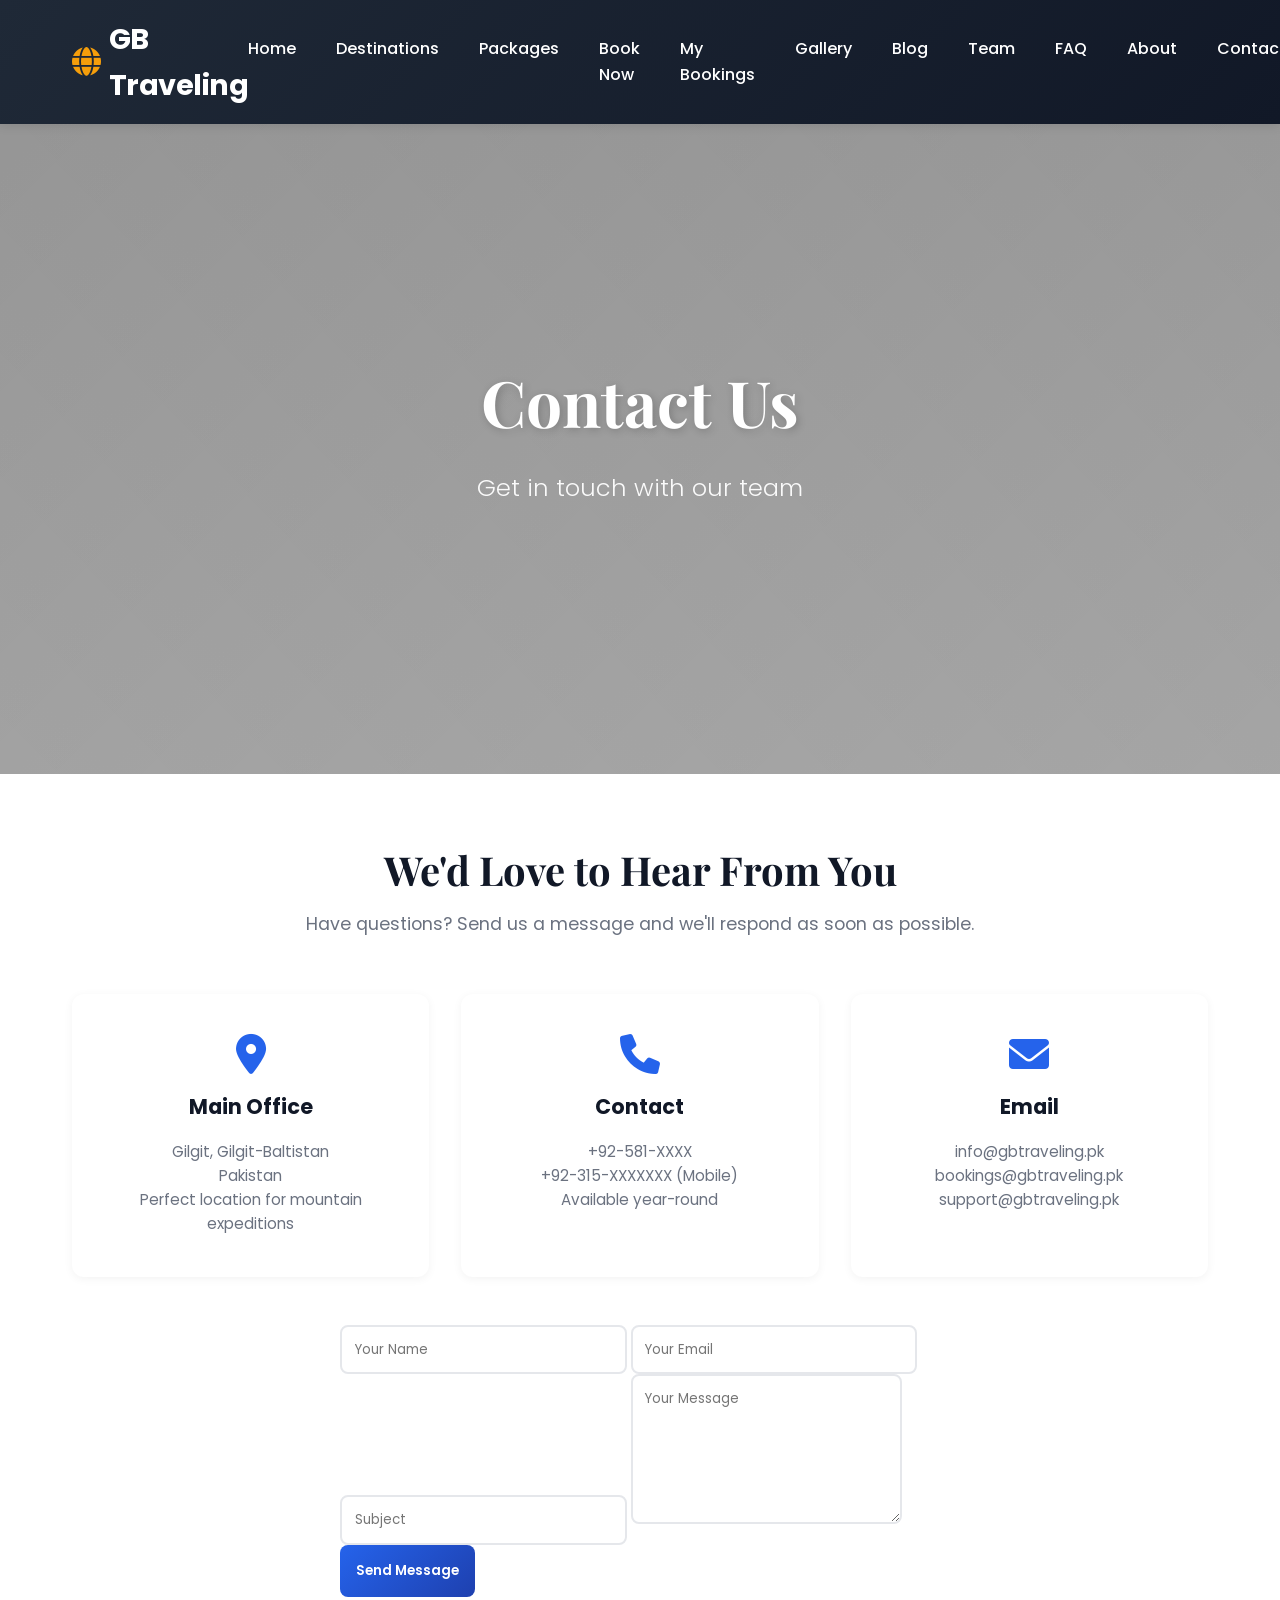
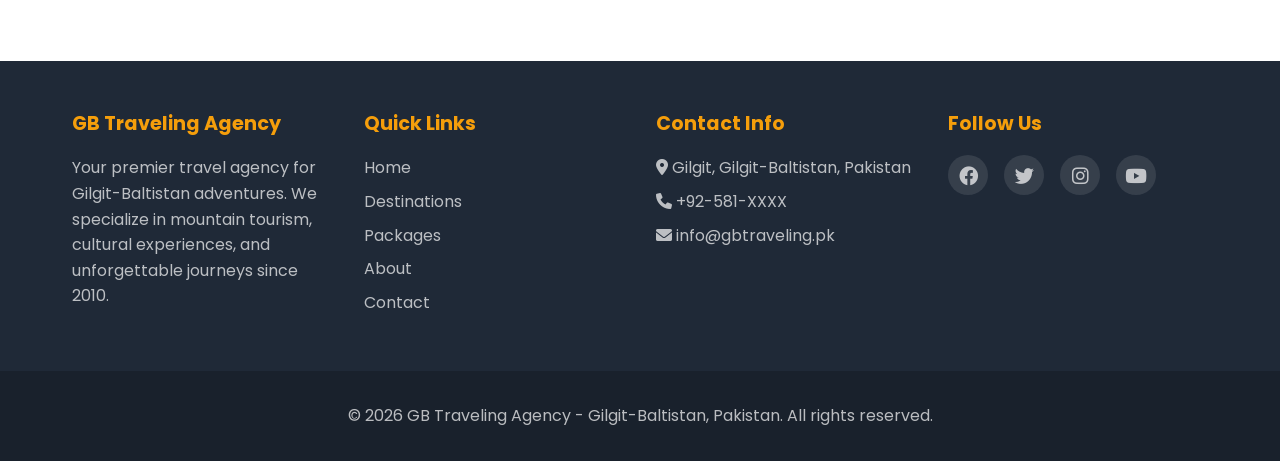
<file: contact.html>
<!DOCTYPE html>
<html lang="en">
<head>
    <meta charset="UTF-8">
    <meta name="viewport" content="width=device-width, initial-scale=1.0">
    <title>Contact Us - GB Traveling Agency</title>
    <link href="https://fonts.googleapis.com/css2?family=Poppins:wght@300;400;600;700&family=Playfair+Display:wght@700&display=swap" rel="stylesheet">
    <link rel="stylesheet" href="https://cdnjs.cloudflare.com/ajax/libs/font-awesome/6.0.0/css/all.min.css">
    <link rel="stylesheet" href="assets/css/style.css">
</head>
<body>
    <!-- Navigation -->
    <header class="navbar">
        <nav class="navbar-content">
            <div class="logo">
                <i class="fas fa-globe"></i> GB Traveling
            </div>
            <ul class="nav-links">
                <li><a href="index.html">Home</a></li>
                <li><a href="destinations.html">Destinations</a></li>
                <li><a href="packages.html">Packages</a></li>
                <li><a href="booking.html" class="nav-booking">Book Now</a></li>
                <li><a href="my-bookings.html">My Bookings</a></li>
                <li><a href="gallery.html">Gallery</a></li>
                <li><a href="blog.html">Blog</a></li>
                <li><a href="team.html">Team</a></li>
                <li><a href="faq.html">FAQ</a></li>
                <li><a href="about.html">About</a></li>
                <li><a href="contact.html">Contact</a></li>
            </ul>
            <div class="hamburger">
                <span></span>
                <span></span>
                <span></span>
            </div>
        </nav>
    </header>

    <main>
        <!-- Hero Section -->
        <section class="hero">
            <div class="hero-content">
                <h1 class="hero-title">Contact Us</h1>
                <p class="hero-subtitle">Get in touch with our team</p>
            </div>
            <div class="hero-overlay"></div>
        </section>

        <!-- Contact Section -->
        <section class="destinations-section">
            <div class="section-header">
                <h2>We'd Love to Hear From You</h2>
                <p>Have questions? Send us a message and we'll respond as soon as possible.</p>
            </div>

            <div style="display: grid; grid-template-columns: repeat(auto-fit, minmax(300px, 1fr)); gap: 2rem; margin-bottom: 3rem;">
                <div class="feature-card">
                    <i class="fas fa-map-marker-alt" style="font-size: 2.5rem; color: #2563eb; margin-bottom: 1rem;"></i>
                    <h3>Main Office</h3>
                    <p>Gilgit, Gilgit-Baltistan<br>Pakistan<br>Perfect location for mountain expeditions</p>
                </div>
                <div class="feature-card">
                    <i class="fas fa-phone" style="font-size: 2.5rem; color: #2563eb; margin-bottom: 1rem;"></i>
                    <h3>Contact</h3>
                    <p>+92-581-XXXX<br>+92-315-XXXXXXX (Mobile)<br>Available year-round</p>
                </div>
                <div class="feature-card">
                    <i class="fas fa-envelope" style="font-size: 2.5rem; color: #2563eb; margin-bottom: 1rem;"></i>
                    <h3>Email</h3>
                    <p>info@gbtraveling.pk<br>bookings@gbtraveling.pk<br>support@gbtraveling.pk</p>
                </div>
            </div>

            <form class="contact-form" id="contactForm" style="max-width: 600px; margin: 0 auto;">
                <input type="text" placeholder="Your Name" required style="padding: 0.8rem; border: 2px solid #e5e7eb; border-radius: 8px; font-family: 'Poppins', sans-serif;">
                <input type="email" placeholder="Your Email" required style="padding: 0.8rem; border: 2px solid #e5e7eb; border-radius: 8px; font-family: 'Poppins', sans-serif;">
                <input type="subject" placeholder="Subject" required style="padding: 0.8rem; border: 2px solid #e5e7eb; border-radius: 8px; font-family: 'Poppins', sans-serif;">
                <textarea placeholder="Your Message" rows="6" required style="padding: 0.8rem; border: 2px solid #e5e7eb; border-radius: 8px; font-family: 'Poppins', sans-serif; resize: vertical;"></textarea>
                <button type="submit" style="padding: 1rem; background: linear-gradient(135deg, #2563eb 0%, #1e40af 100%); color: #fff; border: none; border-radius: 8px; font-weight: 600; cursor: pointer; font-family: 'Poppins', sans-serif; transition: all 0.3s ease;">Send Message</button>
            </form>
        </section>
    </main>

    <!-- Footer -->
    <footer class="footer">
        <div class="footer-content">
            <div class="footer-section">
                <h4>GB Traveling Agency</h4>
                <p>Your premier travel agency for Gilgit-Baltistan adventures. We specialize in mountain tourism, cultural experiences, and unforgettable journeys since 2010.</p>
            </div>
            <div class="footer-section">
                <h4>Quick Links</h4>
                <ul>
                    <li><a href="index.html">Home</a></li>
                    <li><a href="destinations.html">Destinations</a></li>
                    <li><a href="packages.html">Packages</a></li>
                    <li><a href="about.html">About</a></li>
                    <li><a href="contact.html">Contact</a></li>
                </ul>
            </div>
            <div class="footer-section">
                <h4>Contact Info</h4>
                <p><i class="fas fa-map-marker-alt"></i> Gilgit, Gilgit-Baltistan, Pakistan</p>
                <p><i class="fas fa-phone"></i> +92-581-XXXX</p>
                <p><i class="fas fa-envelope"></i> info@gbtraveling.pk</p>
            </div>
            <div class="footer-section">
                <h4>Follow Us</h4>
                <div class="social-links">
                    <a href="#"><i class="fab fa-facebook"></i></a>
                    <a href="#"><i class="fab fa-twitter"></i></a>
                    <a href="#"><i class="fab fa-instagram"></i></a>
                    <a href="#"><i class="fab fa-youtube"></i></a>
                </div>
            </div>
        </div>
        <div class="footer-bottom">
            <p>&copy; 2026 GB Traveling Agency - Gilgit-Baltistan, Pakistan. All rights reserved.</p>
        </div>
    </footer>

    <script src="assets/js/main.js"></script>
</body>
</html>
</file>
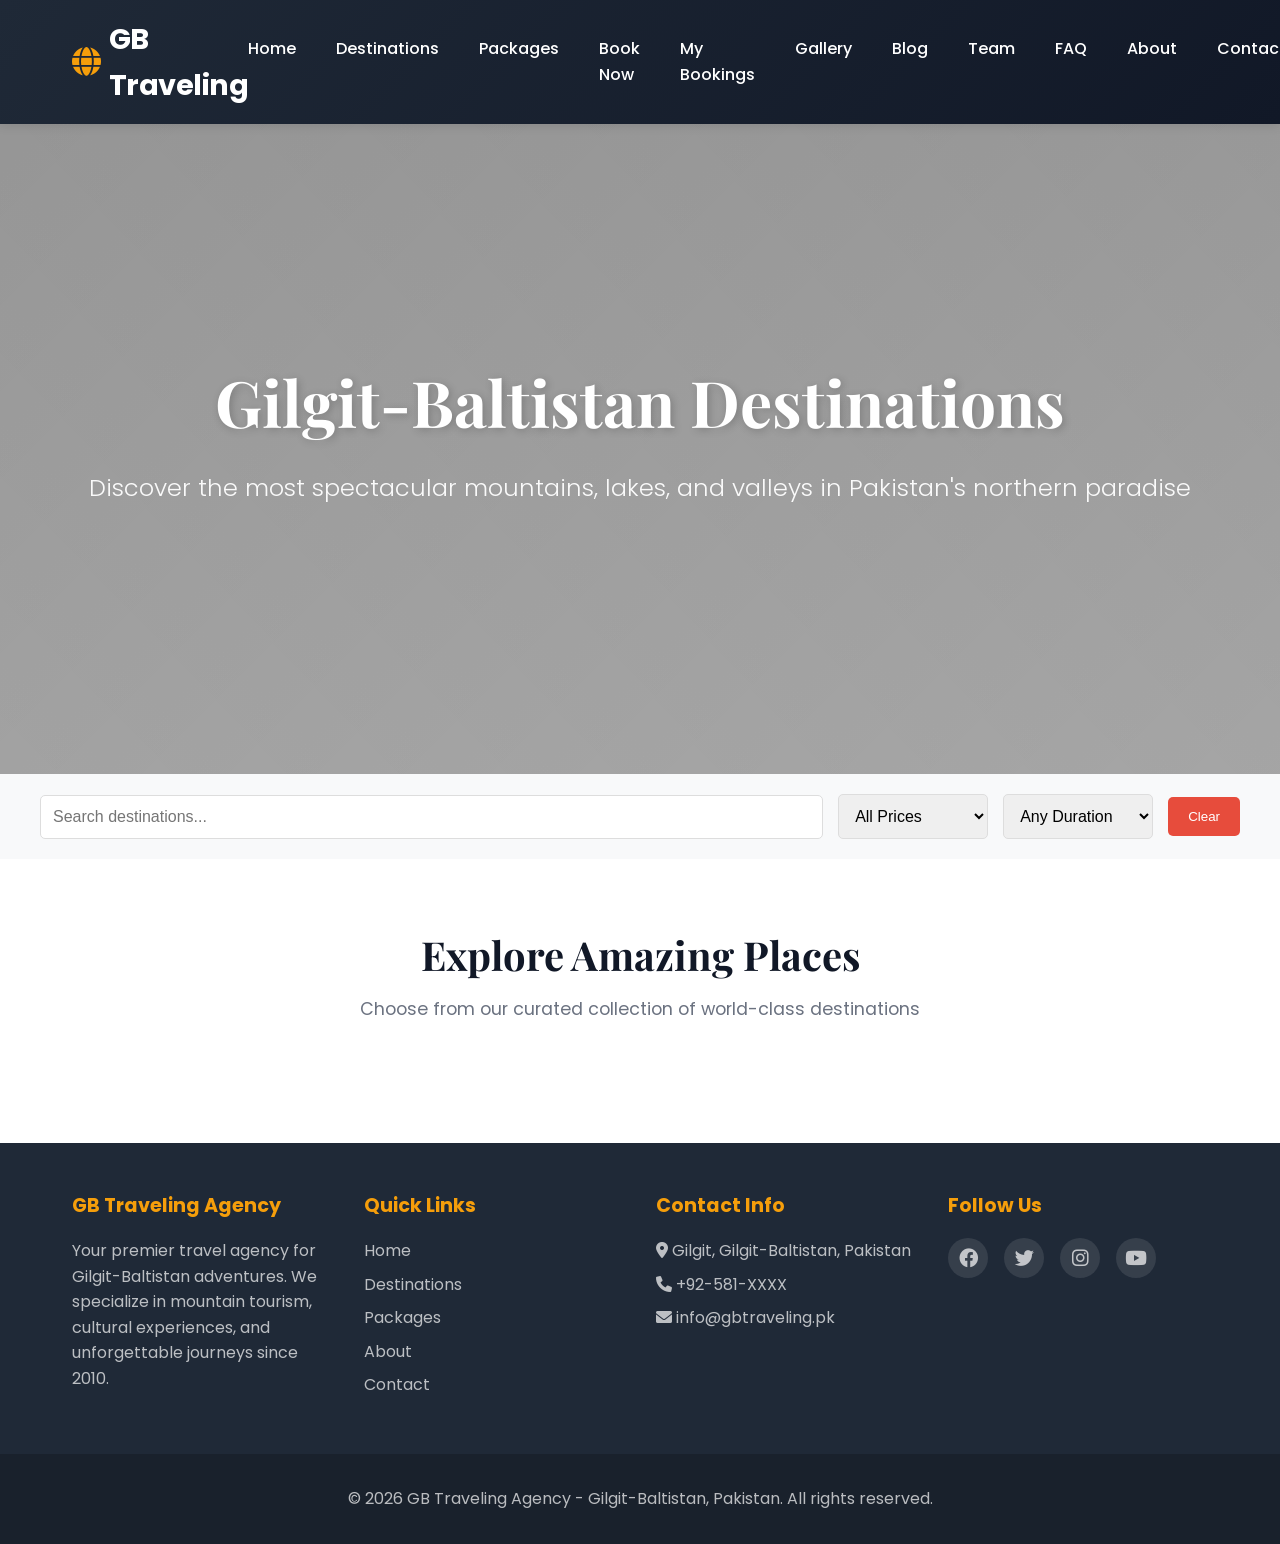
<file: destinations.html>
<!DOCTYPE html>
<html lang="en">
<head>
    <meta charset="UTF-8">
    <meta name="viewport" content="width=device-width, initial-scale=1.0">
    <title>Destinations - GB Traveling Agency</title>
    <link href="https://fonts.googleapis.com/css2?family=Poppins:wght@300;400;600;700&family=Playfair+Display:wght@700&display=swap" rel="stylesheet">
    <link rel="stylesheet" href="https://cdnjs.cloudflare.com/ajax/libs/font-awesome/6.0.0/css/all.min.css">
    <link rel="stylesheet" href="assets/css/style.css">
</head>
<body>
    <!-- Navigation -->
    <header class="navbar">
        <nav class="navbar-content">
            <div class="logo">
                <i class="fas fa-globe"></i> GB Traveling
            </div>
            <ul class="nav-links">
                <li><a href="index.html">Home</a></li>
                <li><a href="destinations.html">Destinations</a></li>
                <li><a href="packages.html">Packages</a></li>
                <li><a href="booking.html" class="nav-booking">Book Now</a></li>
                <li><a href="my-bookings.html">My Bookings</a></li>
                <li><a href="gallery.html">Gallery</a></li>
                <li><a href="blog.html">Blog</a></li>
                <li><a href="team.html">Team</a></li>
                <li><a href="faq.html">FAQ</a></li>
                <li><a href="about.html">About</a></li>
                <li><a href="contact.html">Contact</a></li>
            </ul>
            <div class="hamburger">
                <span></span>
                <span></span>
                <span></span>
            </div>
        </nav>
    </header>

    <main>
        <!-- Hero Section -->
        <section class="hero">
            <div class="hero-content">
                <h1 class="hero-title">Gilgit-Baltistan Destinations</h1>
                <p class="hero-subtitle">Discover the most spectacular mountains, lakes, and valleys in Pakistan's northern paradise</p>
            </div>
            <div class="hero-overlay"></div>
        </section>

        <!-- Filter Controls -->
        <section style="background: #f8f9fa; padding: 20px; margin-bottom: 20px;">
            <div style="max-width: 1200px; margin: 0 auto; display: flex; flex-wrap: wrap; gap: 15px; align-items: center;">
                <div style="flex: 1; min-width: 200px;">
                    <input type="text" id="searchFilter" placeholder="Search destinations..." style="width: 100%; padding: 12px; border: 1px solid #ddd; border-radius: 5px; font-size: 1em;" onkeyup="applyFilters()">
                </div>
                <select id="priceFilter" style="padding: 12px; border: 1px solid #ddd; border-radius: 5px; font-size: 1em; min-width: 150px;" onchange="applyFilters()">
                    <option value="">All Prices</option>
                    <option value="0-500">Under $500</option>
                    <option value="500-800">$500 - $800</option>
                    <option value="800-1000">$800 - $1000</option>
                    <option value="1000+">$1000+</option>
                </select>
                <select id="durationFilter" style="padding: 12px; border: 1px solid #ddd; border-radius: 5px; font-size: 1em; min-width: 150px;" onchange="applyFilters()">
                    <option value="">Any Duration</option>
                    <option value="1-2">1-2 days</option>
                    <option value="3-5">3-5 days</option>
                    <option value="5+">5+ days</option>
                </select>
                <button onclick="clearFilters()" style="padding: 12px 20px; background: #e74c3c; color: white; border: none; border-radius: 5px; cursor: pointer;">Clear</button>
            </div>
        </section>

        <!-- Destinations -->
        <section class="destinations-section">
            <div class="section-header">
                <h2>Explore Amazing Places</h2>
                <p>Choose from our curated collection of world-class destinations</p>
            </div>
            <div class="destination-grid" id="destinationGrid">
                <!-- Destinations will be loaded here -->
            </div>
        </section>
    </main>

    <!-- Footer -->
    <footer class="footer">
        <div class="footer-content">
            <div class="footer-section">
                <h4>GB Traveling Agency</h4>
                <p>Your premier travel agency for Gilgit-Baltistan adventures. We specialize in mountain tourism, cultural experiences, and unforgettable journeys since 2010.</p>
            </div>
            <div class="footer-section">
                <h4>Quick Links</h4>
                <ul>
                    <li><a href="index.html">Home</a></li>
                    <li><a href="destinations.html">Destinations</a></li>
                    <li><a href="packages.html">Packages</a></li>
                    <li><a href="about.html">About</a></li>
                    <li><a href="contact.html">Contact</a></li>
                </ul>
            </div>
            <div class="footer-section">
                <h4>Contact Info</h4>
                <p><i class="fas fa-map-marker-alt"></i> Gilgit, Gilgit-Baltistan, Pakistan</p>
                <p><i class="fas fa-phone"></i> +92-581-XXXX</p>
                <p><i class="fas fa-envelope"></i> info@gbtraveling.pk</p>
            </div>
            <div class="footer-section">
                <h4>Follow Us</h4>
                <div class="social-links">
                    <a href="#"><i class="fab fa-facebook"></i></a>
                    <a href="#"><i class="fab fa-twitter"></i></a>
                    <a href="#"><i class="fab fa-instagram"></i></a>
                    <a href="#"><i class="fab fa-youtube"></i></a>
                </div>
            </div>
        </div>
        <div class="footer-bottom">
            <p>&copy; 2026 GB Traveling Agency - Gilgit-Baltistan, Pakistan. All rights reserved.</p>
        </div>
    </footer>

    <script src="assets/js/main.js"></script>
</body>
</html>
</file>
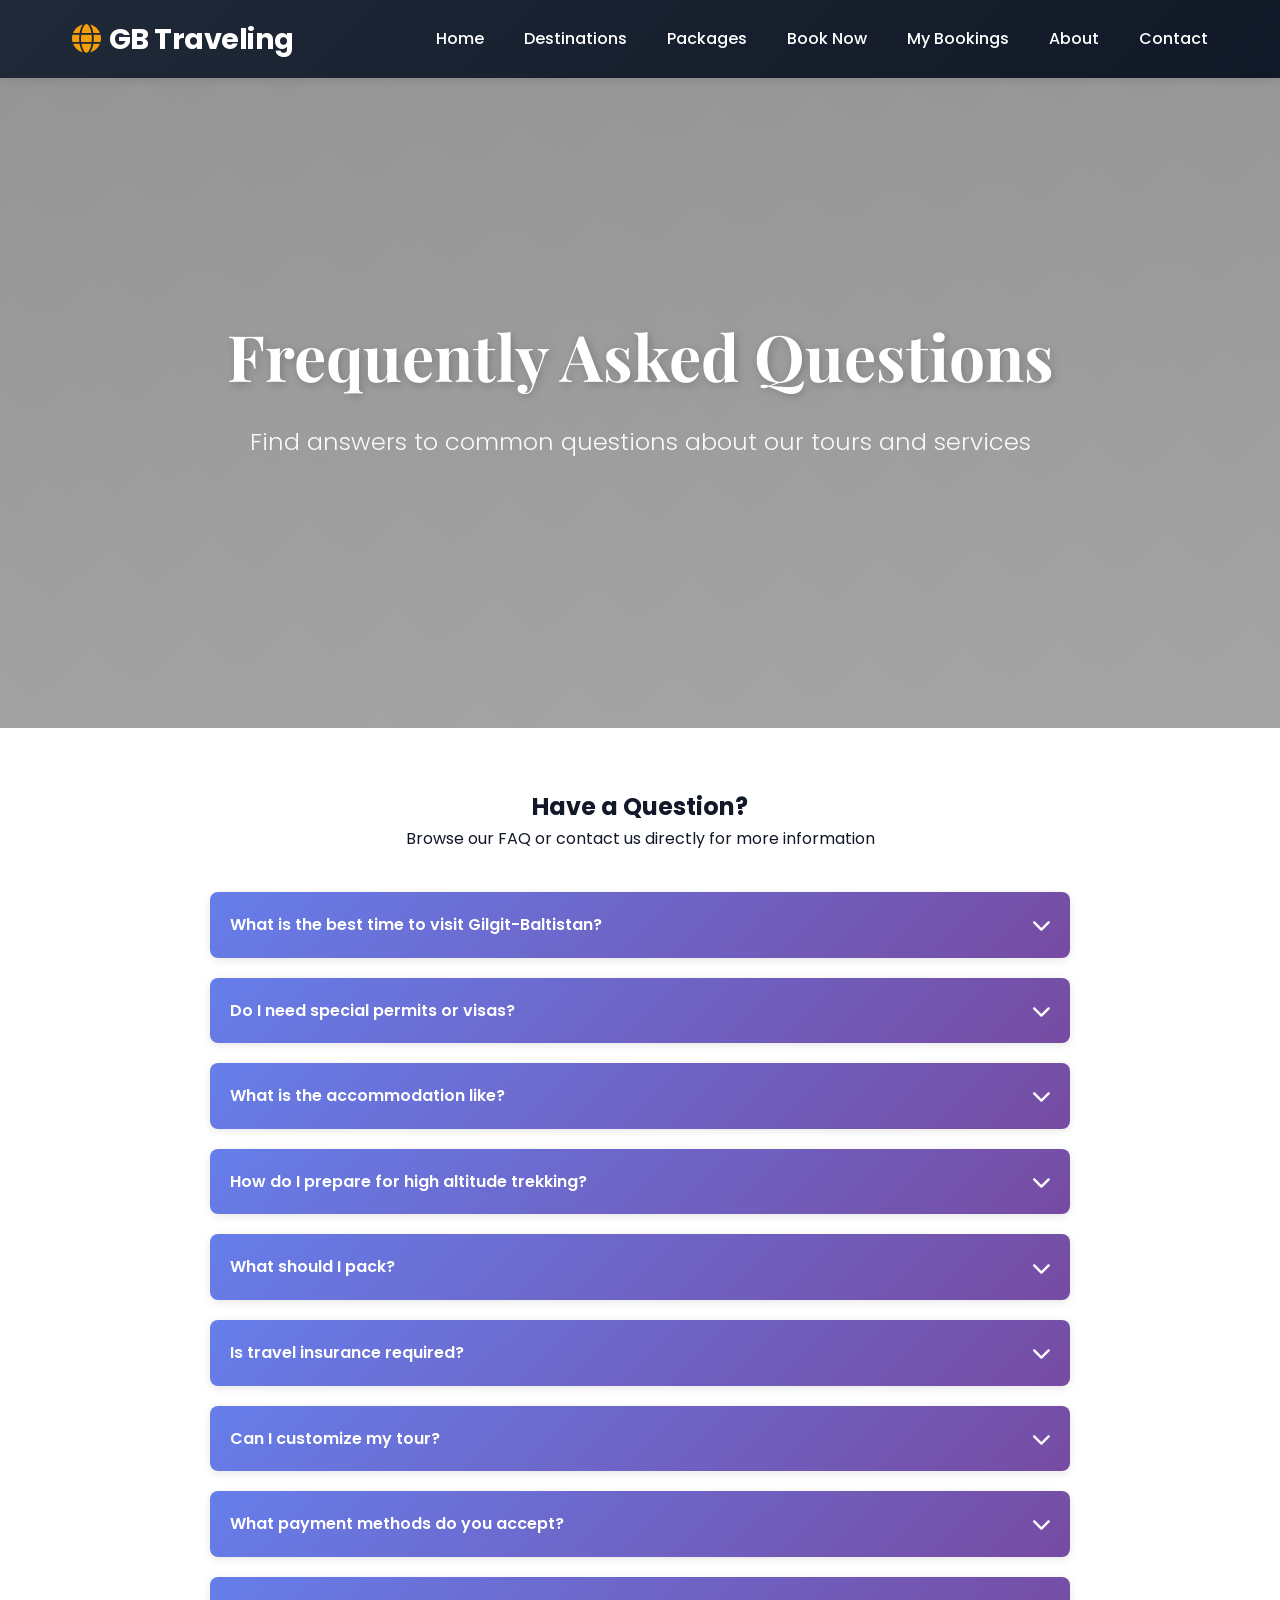
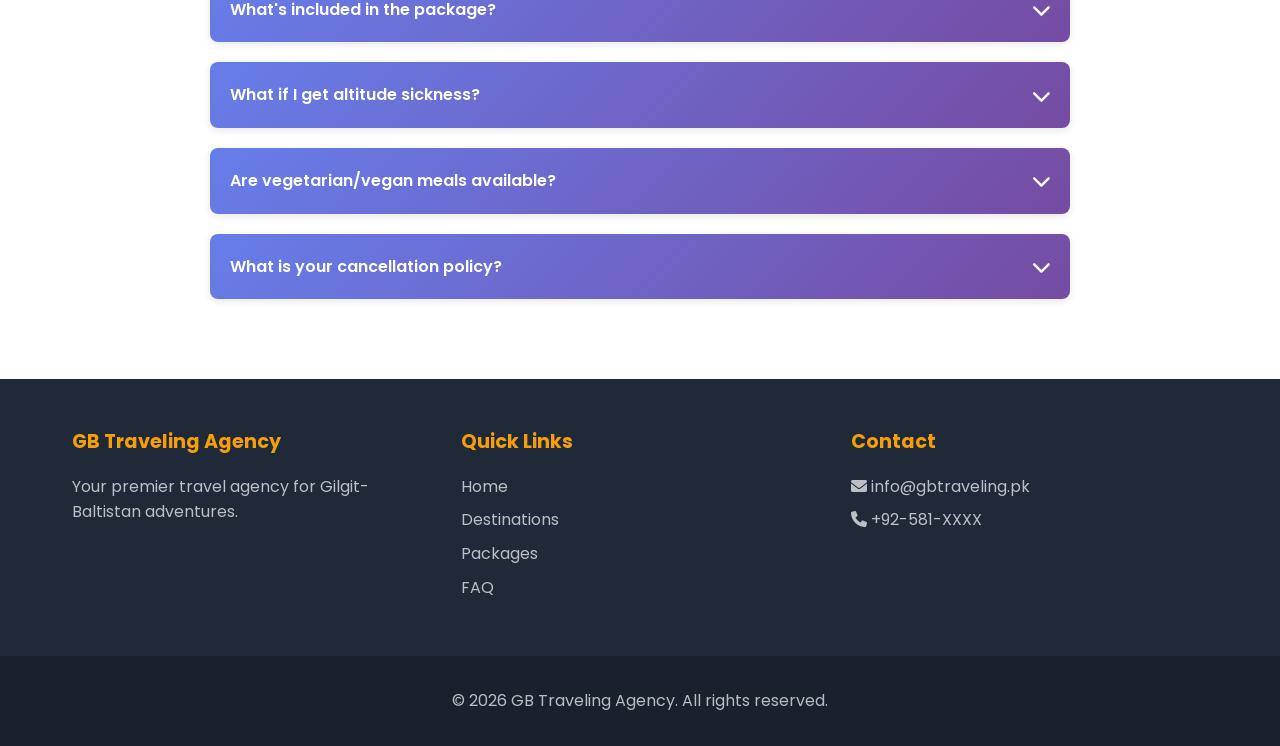
<file: faq.html>
<!DOCTYPE html>
<html lang="en">
<head>
    <meta charset="UTF-8">
    <meta name="viewport" content="width=device-width, initial-scale=1.0">
    <title>FAQ - GB Traveling Agency</title>
    <link href="https://fonts.googleapis.com/css2?family=Poppins:wght@300;400;600;700&family=Playfair+Display:wght@700&display=swap" rel="stylesheet">
    <link rel="stylesheet" href="https://cdnjs.cloudflare.com/ajax/libs/font-awesome/6.0.0/css/all.min.css">
    <link rel="stylesheet" href="assets/css/style.css">
    <style>
        .faq-container {
            max-width: 900px;
            margin: 40px auto;
            padding: 20px;
        }
        .faq-header {
            text-align: center;
            margin-bottom: 40px;
        }
        .faq-header h1 {
            font-size: 2.5em;
            color: #2c3e50;
            margin-bottom: 10px;
        }
        .faq-item {
            background: white;
            margin-bottom: 20px;
            border-radius: 8px;
            box-shadow: 0 2px 8px rgba(0,0,0,0.1);
            overflow: hidden;
        }
        .faq-question {
            padding: 20px;
            background: linear-gradient(135deg, #667eea 0%, #764ba2 100%);
            color: white;
            cursor: pointer;
            display: flex;
            justify-content: space-between;
            align-items: center;
            font-weight: 600;
            transition: all 0.3s ease;
        }
        .faq-question:hover {
            background: linear-gradient(135deg, #764ba2 0%, #667eea 100%);
        }
        .faq-icon {
            font-size: 1.2em;
            transition: transform 0.3s ease;
        }
        .faq-answer {
            padding: 20px;
            background: #f9fafb;
            display: none;
            line-height: 1.8;
            color: #555;
        }
        .faq-answer.active {
            display: block;
        }
    </style>
</head>
<body>
    <!-- Navigation -->
    <header class="navbar">
        <nav class="navbar-content">
            <div class="logo"><i class="fas fa-globe"></i> GB Traveling</div>
            <ul class="nav-links">
                <li><a href="index.html">Home</a></li>
                <li><a href="destinations.html">Destinations</a></li>
                <li><a href="packages.html">Packages</a></li>
                <li><a href="booking.html" class="nav-booking">Book Now</a></li>
                <li><a href="my-bookings.html">My Bookings</a></li>
                <li><a href="about.html">About</a></li>
                <li><a href="contact.html">Contact</a></li>
            </ul>
            <div class="hamburger"><span></span><span></span><span></span></div>
        </nav>
    </header>

    <!-- Hero Section -->
    <section class="hero">
        <div class="hero-content">
            <h1 class="hero-title">Frequently Asked Questions</h1>
            <p class="hero-subtitle">Find answers to common questions about our tours and services</p>
        </div>
        <div class="hero-overlay"></div>
    </section>

    <!-- FAQ Section -->
    <div class="faq-container">
        <div class="faq-header">
            <h2>Have a Question?</h2>
            <p>Browse our FAQ or contact us directly for more information</p>
        </div>
        <div id="faqGrid"></div>
    </div>

    <!-- Footer -->
    <footer class="footer">
        <div class="footer-content">
            <div class="footer-section">
                <h4>GB Traveling Agency</h4>
                <p>Your premier travel agency for Gilgit-Baltistan adventures.</p>
            </div>
            <div class="footer-section">
                <h4>Quick Links</h4>
                <ul>
                    <li><a href="index.html">Home</a></li>
                    <li><a href="destinations.html">Destinations</a></li>
                    <li><a href="packages.html">Packages</a></li>
                    <li><a href="faq.html">FAQ</a></li>
                </ul>
            </div>
            <div class="footer-section">
                <h4>Contact</h4>
                <p><i class="fas fa-envelope"></i> info@gbtraveling.pk</p>
                <p><i class="fas fa-phone"></i> +92-581-XXXX</p>
            </div>
        </div>
        <div class="footer-bottom">
            <p>&copy; 2026 GB Traveling Agency. All rights reserved.</p>
        </div>
    </footer>

    <script>
        async function loadFAQ() {
            try {
                const response = await fetch('data/faq.json');
                const faqItems = await response.json();
                const grid = document.getElementById('faqGrid');
                
                faqItems.forEach((item, index) => {
                    const faqDiv = document.createElement('div');
                    faqDiv.className = 'faq-item';
                    faqDiv.innerHTML = `
                        <div class="faq-question" onclick="toggleFAQ(this)">
                            <span>${item.question}</span>
                            <i class="fas fa-chevron-down faq-icon"></i>
                        </div>
                        <div class="faq-answer">
                            <p>${item.answer}</p>
                        </div>
                    `;
                    grid.appendChild(faqDiv);
                });
            } catch (error) {
                console.error('Error loading FAQ:', error);
            }
        }

        function toggleFAQ(element) {
            const answer = element.nextElementSibling;
            const icon = element.querySelector('.faq-icon');
            
            answer.classList.toggle('active');
            icon.style.transform = answer.classList.contains('active') ? 'rotate(180deg)' : 'rotate(0)';
        }

        document.addEventListener('DOMContentLoaded', loadFAQ);
    </script>
</body>
</html>
</file>
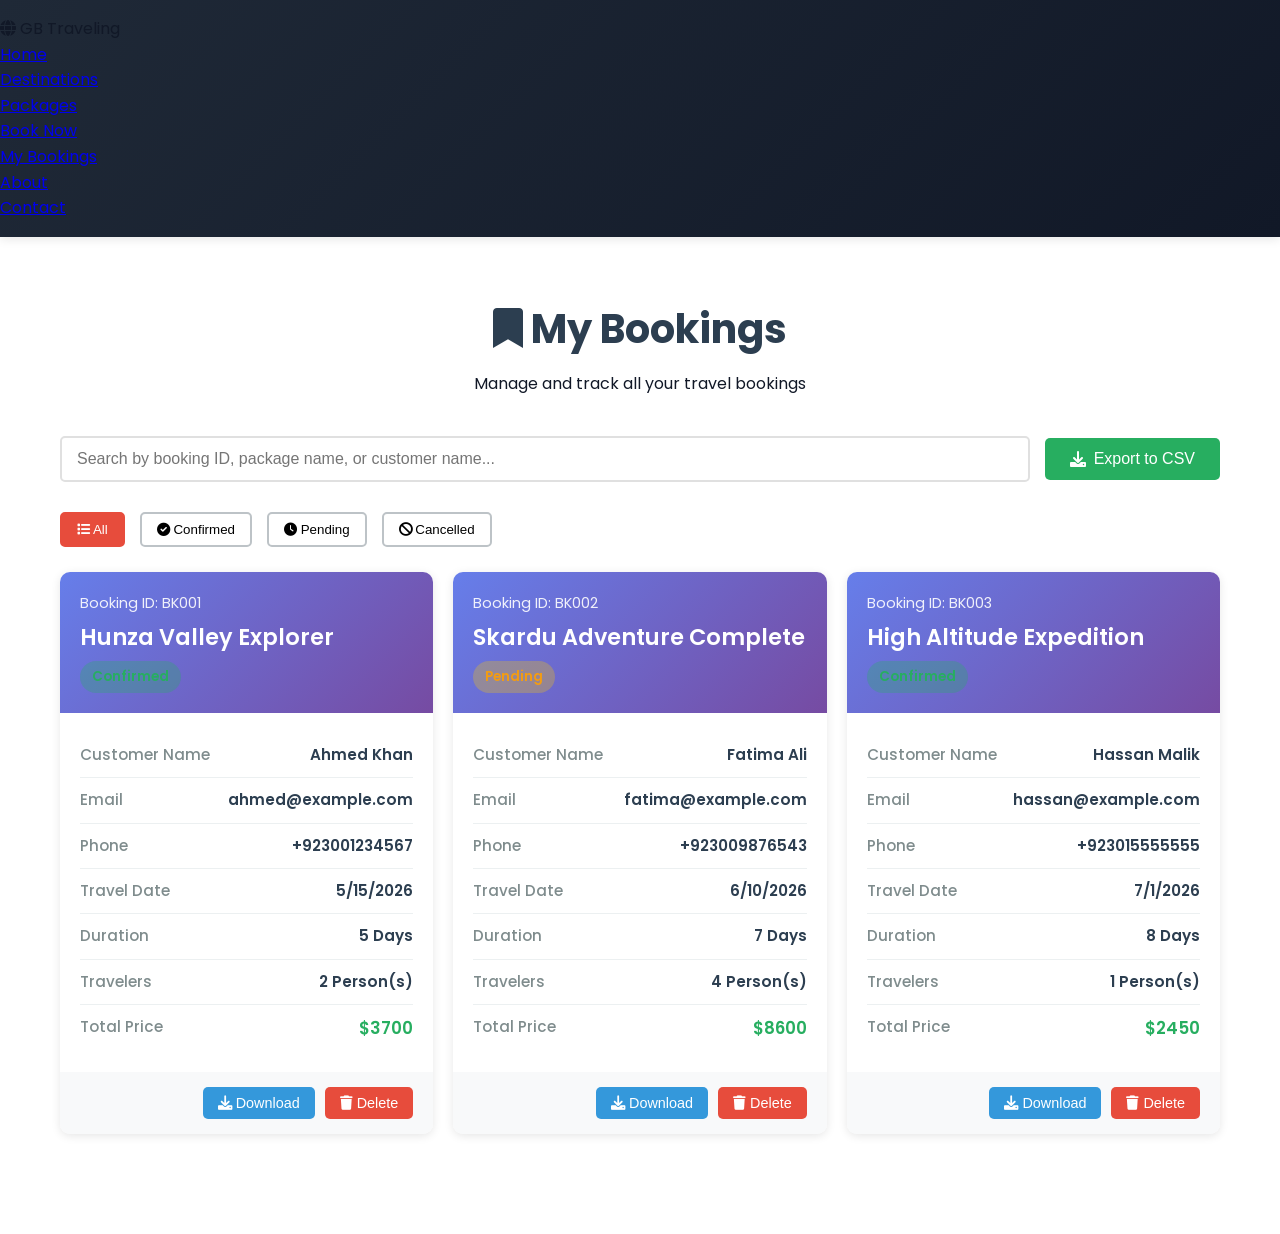
<file: my-bookings.html>
<!DOCTYPE html>
<html lang="en">
<head>
    <meta charset="UTF-8">
    <meta name="viewport" content="width=device-width, initial-scale=1.0">
    <title>My Bookings - GB Traveling Agency</title>
    <link href="https://fonts.googleapis.com/css2?family=Poppins:wght@300;400;600;700&family=Playfair+Display:wght@700&display=swap" rel="stylesheet">
    <link rel="stylesheet" href="https://cdnjs.cloudflare.com/ajax/libs/font-awesome/6.0.0/css/all.min.css">
    <link rel="stylesheet" href="assets/css/style.css">
    <style>
        .my-bookings-container {
            max-width: 1200px;
            margin: 40px auto;
            padding: 20px;
        }

        .bookings-header {
            text-align: center;
            margin-bottom: 40px;
        }

        .bookings-header h1 {
            font-size: 2.5em;
            color: #2c3e50;
            margin-bottom: 10px;
        }

        .bookings-controls {
            display: flex;
            justify-content: space-between;
            align-items: center;
            margin-bottom: 30px;
            flex-wrap: wrap;
            gap: 15px;
        }

        .export-btn {
            background: #27ae60;
            color: white;
            border: none;
            padding: 12px 25px;
            border-radius: 5px;
            cursor: pointer;
            font-size: 1em;
            display: flex;
            align-items: center;
            gap: 8px;
            transition: background 0.3s;
        }

        .export-btn:hover {
            background: #229954;
        }

        .search-box {
            flex: 1;
            min-width: 250px;
        }

        .search-box input {
            width: 100%;
            padding: 12px 15px;
            border: 2px solid #e0e0e0;
            border-radius: 5px;
            font-size: 1em;
        }

        .filter-section {
            display: flex;
            gap: 15px;
            margin-bottom: 25px;
            flex-wrap: wrap;
        }

        .filter-btn {
            padding: 8px 15px;
            border: 2px solid #bdc3c7;
            background: white;
            border-radius: 5px;
            cursor: pointer;
            transition: all 0.3s;
        }

        .filter-btn.active {
            background: #e74c3c;
            color: white;
            border-color: #e74c3c;
        }

        .bookings-grid {
            display: grid;
            grid-template-columns: repeat(auto-fill, minmax(350px, 1fr));
            gap: 20px;
            margin-bottom: 40px;
        }

        .booking-card {
            background: white;
            border-radius: 10px;
            box-shadow: 0 2px 10px rgba(0,0,0,0.1);
            overflow: hidden;
            transition: transform 0.3s, box-shadow 0.3s;
        }

        .booking-card:hover {
            transform: translateY(-5px);
            box-shadow: 0 5px 20px rgba(0,0,0,0.15);
        }

        .booking-header-card {
            background: linear-gradient(135deg, #667eea 0%, #764ba2 100%);
            color: white;
            padding: 20px;
        }

        .booking-id {
            font-size: 0.9em;
            opacity: 0.9;
            margin-bottom: 5px;
        }

        .booking-package {
            font-size: 1.4em;
            font-weight: 600;
            margin-bottom: 5px;
        }

        .booking-status {
            display: inline-block;
            padding: 5px 12px;
            border-radius: 20px;
            font-size: 0.85em;
            font-weight: 600;
        }

        .status-confirmed {
            background: rgba(39, 174, 96, 0.3);
            color: #27ae60;
        }

        .status-pending {
            background: rgba(241, 196, 15, 0.3);
            color: #f39c12;
        }

        .status-cancelled {
            background: rgba(231, 76, 60, 0.3);
            color: #e74c3c;
        }

        .booking-body {
            padding: 20px;
        }

        .booking-detail {
            display: flex;
            justify-content: space-between;
            padding: 10px 0;
            border-bottom: 1px solid #ecf0f1;
            font-size: 0.95em;
        }

        .booking-detail:last-child {
            border-bottom: none;
        }

        .booking-label {
            color: #7f8c8d;
            font-weight: 500;
        }

        .booking-value {
            color: #2c3e50;
            font-weight: 600;
        }

        .booking-footer {
            padding: 15px 20px;
            background: #f8f9fa;
            display: flex;
            gap: 10px;
            justify-content: flex-end;
        }

        .btn-small {
            padding: 8px 15px;
            border: none;
            border-radius: 5px;
            cursor: pointer;
            font-size: 0.9em;
            transition: all 0.3s;
        }

        .btn-download {
            background: #3498db;
            color: white;
        }

        .btn-download:hover {
            background: #2980b9;
        }

        .btn-edit {
            background: #f39c12;
            color: white;
        }

        .btn-edit:hover {
            background: #e67e22;
        }

        .btn-delete {
            background: #e74c3c;
            color: white;
        }

        .btn-delete:hover {
            background: #c0392b;
        }

        .no-bookings {
            text-align: center;
            padding: 60px 20px;
            color: #7f8c8d;
        }

        .no-bookings i {
            font-size: 3em;
            margin-bottom: 20px;
            opacity: 0.5;
        }

        .empty-message {
            font-size: 1.2em;
            margin-bottom: 10px;
        }

        .empty-description {
            font-size: 0.95em;
            color: #95a5a6;
        }

        .modal {
            display: none;
            position: fixed;
            z-index: 1000;
            left: 0;
            top: 0;
            width: 100%;
            height: 100%;
            background-color: rgba(0,0,0,0.5);
        }

        .modal-content {
            background-color: #fefefe;
            margin: 10% auto;
            padding: 30px;
            border-radius: 10px;
            width: 90%;
            max-width: 500px;
            box-shadow: 0 5px 30px rgba(0,0,0,0.3);
        }

        .modal-header {
            font-size: 1.5em;
            color: #2c3e50;
            margin-bottom: 20px;
            font-weight: 600;
        }

        .close-modal {
            float: right;
            font-size: 1.5em;
            cursor: pointer;
            color: #95a5a6;
        }

        .close-modal:hover {
            color: #2c3e50;
        }

        .modal-body {
            margin-bottom: 20px;
            color: #2c3e50;
        }

        .modal-footer {
            text-align: right;
            display: flex;
            gap: 10px;
            justify-content: flex-end;
        }

        .btn-confirm {
            background: #27ae60;
            color: white;
            border: none;
            padding: 10px 20px;
            border-radius: 5px;
            cursor: pointer;
        }

        .btn-cancel {
            background: #95a5a6;
            color: white;
            border: none;
            padding: 10px 20px;
            border-radius: 5px;
            cursor: pointer;
        }

        @media (max-width: 768px) {
            .bookings-controls {
                flex-direction: column;
                align-items: stretch;
            }

            .search-box input {
                width: 100%;
            }

            .export-btn {
                width: 100%;
                justify-content: center;
            }

            .bookings-grid {
                grid-template-columns: 1fr;
            }

            .booking-footer {
                flex-direction: column;
            }

            .btn-small {
                flex: 1;
            }
        }
    </style>
</head>
<body>
    <!-- Navigation -->
    <nav class="navbar">
        <div class="nav-container">
            <div class="nav-logo"><i class="fas fa-globe"></i> GB Traveling</div>
            <ul class="nav-menu">
                <li><a href="index.html">Home</a></li>
                <li><a href="destinations.html">Destinations</a></li>
                <li><a href="packages.html">Packages</a></li>
                <li><a href="booking.html">Book Now</a></li>
                <li><a href="my-bookings.html" class="active-link">My Bookings</a></li>
                <li><a href="about.html">About</a></li>
                <li><a href="contact.html">Contact</a></li>
            </ul>
        </div>
    </nav>

    <!-- Main Content -->
    <div class="my-bookings-container">
        <div class="bookings-header">
            <h1><i class="fas fa-bookmark"></i> My Bookings</h1>
            <p>Manage and track all your travel bookings</p>
        </div>

        <div class="bookings-controls">
            <div class="search-box">
                <input type="text" id="searchInput" placeholder="Search by booking ID, package name, or customer name...">
            </div>
            <button class="export-btn" onclick="exportToCSV()">
                <i class="fas fa-download"></i> Export to CSV
            </button>
        </div>

        <div class="filter-section">
            <button class="filter-btn active" onclick="filterBookings('all')">
                <i class="fas fa-list"></i> All
            </button>
            <button class="filter-btn" onclick="filterBookings('Confirmed')">
                <i class="fas fa-check-circle"></i> Confirmed
            </button>
            <button class="filter-btn" onclick="filterBookings('Pending')">
                <i class="fas fa-clock"></i> Pending
            </button>
            <button class="filter-btn" onclick="filterBookings('Cancelled')">
                <i class="fas fa-ban"></i> Cancelled
            </button>
        </div>

        <div class="bookings-grid" id="bookingsGrid">
            <!-- Booking cards will be loaded here -->
        </div>
    </div>

    <!-- Delete Confirmation Modal -->
    <div id="deleteModal" class="modal">
        <div class="modal-content">
            <div class="modal-header">
                <span class="close-modal" onclick="closeDeleteModal()">&times;</span>
                <div>Delete Booking</div>
            </div>
            <div class="modal-body">
                <p>Are you sure you want to delete this booking? This action cannot be undone.</p>
            </div>
            <div class="modal-footer">
                <button class="btn-cancel" onclick="closeDeleteModal()">Cancel</button>
                <button class="btn-confirm" onclick="confirmDelete()">Delete</button>
            </div>
        </div>
    </div>

    <script src="assets/js/main.js"></script>
    <script>
        let currentFilter = 'all';
        let allBookings = [];
        let bookingToDelete = null;

        // Load bookings on page load
        document.addEventListener('DOMContentLoaded', () => {
            loadBookings();
            setupSearch();
        });

        async function loadBookings() {
            try {
                const response = await fetch('data/bookings.json');
                allBookings = await response.json();
                displayBookings(allBookings);
            } catch (error) {
                console.error('Error loading bookings:', error);
                // If bookings.json not available, check localStorage
                const savedBookings = localStorage.getItem('gbTravelingBookings');
                if (savedBookings) {
                    allBookings = JSON.parse(savedBookings);
                    displayBookings(allBookings);
                }
            }
        }

        function displayBookings(bookings) {
            const grid = document.getElementById('bookingsGrid');
            
            if (bookings.length === 0) {
                grid.innerHTML = `
                    <div class="no-bookings" style="grid-column: 1/-1;">
                        <i class="fas fa-inbox"></i>
                        <div class="empty-message">No bookings found</div>
                        <div class="empty-description">You don't have any bookings yet. <a href="booking.html">Start booking now!</a></div>
                    </div>
                `;
                return;
            }

            grid.innerHTML = bookings.map(booking => `
                <div class="booking-card">
                    <div class="booking-header-card">
                        <div class="booking-id">Booking ID: ${booking.id}</div>
                        <div class="booking-package">${booking.packageName}</div>
                        <span class="booking-status status-${booking.status.toLowerCase()}">${booking.status}</span>
                    </div>
                    <div class="booking-body">
                        <div class="booking-detail">
                            <span class="booking-label">Customer Name</span>
                            <span class="booking-value">${booking.customerName}</span>
                        </div>
                        <div class="booking-detail">
                            <span class="booking-label">Email</span>
                            <span class="booking-value">${booking.email}</span>
                        </div>
                        <div class="booking-detail">
                            <span class="booking-label">Phone</span>
                            <span class="booking-value">${booking.phone}</span>
                        </div>
                        <div class="booking-detail">
                            <span class="booking-label">Travel Date</span>
                            <span class="booking-value">${new Date(booking.startDate).toLocaleDateString()}</span>
                        </div>
                        <div class="booking-detail">
                            <span class="booking-label">Duration</span>
                            <span class="booking-value">${booking.duration} Days</span>
                        </div>
                        <div class="booking-detail">
                            <span class="booking-label">Travelers</span>
                            <span class="booking-value">${booking.numberOfPeople} Person(s)</span>
                        </div>
                        <div class="booking-detail">
                            <span class="booking-label">Total Price</span>
                            <span class="booking-value" style="color: #27ae60; font-size: 1.1em;">$${booking.totalPrice}</span>
                        </div>
                    </div>
                    <div class="booking-footer">
                        <button class="btn-small btn-download" onclick="downloadBooking('${booking.id}')">
                            <i class="fas fa-download"></i> Download
                        </button>
                        <button class="btn-small btn-delete" onclick="openDeleteModal('${booking.id}')">
                            <i class="fas fa-trash"></i> Delete
                        </button>
                    </div>
                </div>
            `).join('');
        }

        function filterBookings(status) {
            currentFilter = status;
            
            // Update active button
            document.querySelectorAll('.filter-btn').forEach(btn => {
                btn.classList.remove('active');
            });
            event.target.classList.add('active');

            // Filter and display
            const filtered = status === 'all' 
                ? allBookings 
                : allBookings.filter(b => b.status === status);
            displayBookings(filtered);
        }

        function setupSearch() {
            const searchInput = document.getElementById('searchInput');
            searchInput.addEventListener('input', (e) => {
                const query = e.target.value.toLowerCase();
                const filtered = allBookings.filter(booking =>
                    booking.id.toLowerCase().includes(query) ||
                    booking.packageName.toLowerCase().includes(query) ||
                    booking.customerName.toLowerCase().includes(query)
                );
                displayBookings(filtered);
            });
        }

        function exportToCSV() {
            if (allBookings.length === 0) {
                alert('No bookings to export');
                return;
            }

            const headers = ['Booking ID', 'Package Name', 'Customer Name', 'Email', 'Phone', 'Travel Date', 'Duration (Days)', 'Number of People', 'Total Price', 'Status', 'Booking Date'];
            const rows = allBookings.map(b => [
                b.id,
                b.packageName,
                b.customerName,
                b.email,
                b.phone,
                new Date(b.startDate).toLocaleDateString(),
                b.duration,
                b.numberOfPeople,
                b.totalPrice,
                b.status,
                new Date(b.bookingDate).toLocaleDateString()
            ]);

            let csv = headers.join(',') + '\n';
            rows.forEach(row => {
                csv += row.map(cell => `"${cell}"`).join(',') + '\n';
            });

            const blob = new Blob([csv], { type: 'text/csv' });
            const url = window.URL.createObjectURL(blob);
            const a = document.createElement('a');
            a.href = url;
            a.download = `bookings-${new Date().toISOString().split('T')[0]}.csv`;
            document.body.appendChild(a);
            a.click();
            document.body.removeChild(a);
            window.URL.revokeObjectURL(url);
        }

        function downloadBooking(bookingId) {
            const booking = allBookings.find(b => b.id === bookingId);
            if (!booking) return;

            const headers = ['Booking ID', 'Package Name', 'Customer Name', 'Email', 'Phone', 'Travel Date', 'Duration', 'Number of People', 'Total Price', 'Status'];
            const row = [
                booking.id,
                booking.packageName,
                booking.customerName,
                booking.email,
                booking.phone,
                new Date(booking.startDate).toLocaleDateString(),
                booking.duration + ' days',
                booking.numberOfPeople,
                '$' + booking.totalPrice,
                booking.status
            ];

            let csv = headers.join(',') + '\n';
            csv += row.map(cell => `"${cell}"`).join(',');

            const blob = new Blob([csv], { type: 'text/csv' });
            const url = window.URL.createObjectURL(blob);
            const a = document.createElement('a');
            a.href = url;
            a.download = `booking-${bookingId}.csv`;
            document.body.appendChild(a);
            a.click();
            document.body.removeChild(a);
            window.URL.revokeObjectURL(url);
        }

        function openDeleteModal(bookingId) {
            bookingToDelete = bookingId;
            document.getElementById('deleteModal').style.display = 'block';
        }

        function closeDeleteModal() {
            document.getElementById('deleteModal').style.display = 'none';
            bookingToDelete = null;
        }

        function confirmDelete() {
            allBookings = allBookings.filter(b => b.id !== bookingToDelete);
            localStorage.setItem('gbTravelingBookings', JSON.stringify(allBookings));
            closeDeleteModal();
            displayBookings(allBookings);
        }

        window.onclick = function(event) {
            const modal = document.getElementById('deleteModal');
            if (event.target == modal) {
                closeDeleteModal();
            }
        }
    </script>
</body>
</html>
</file>
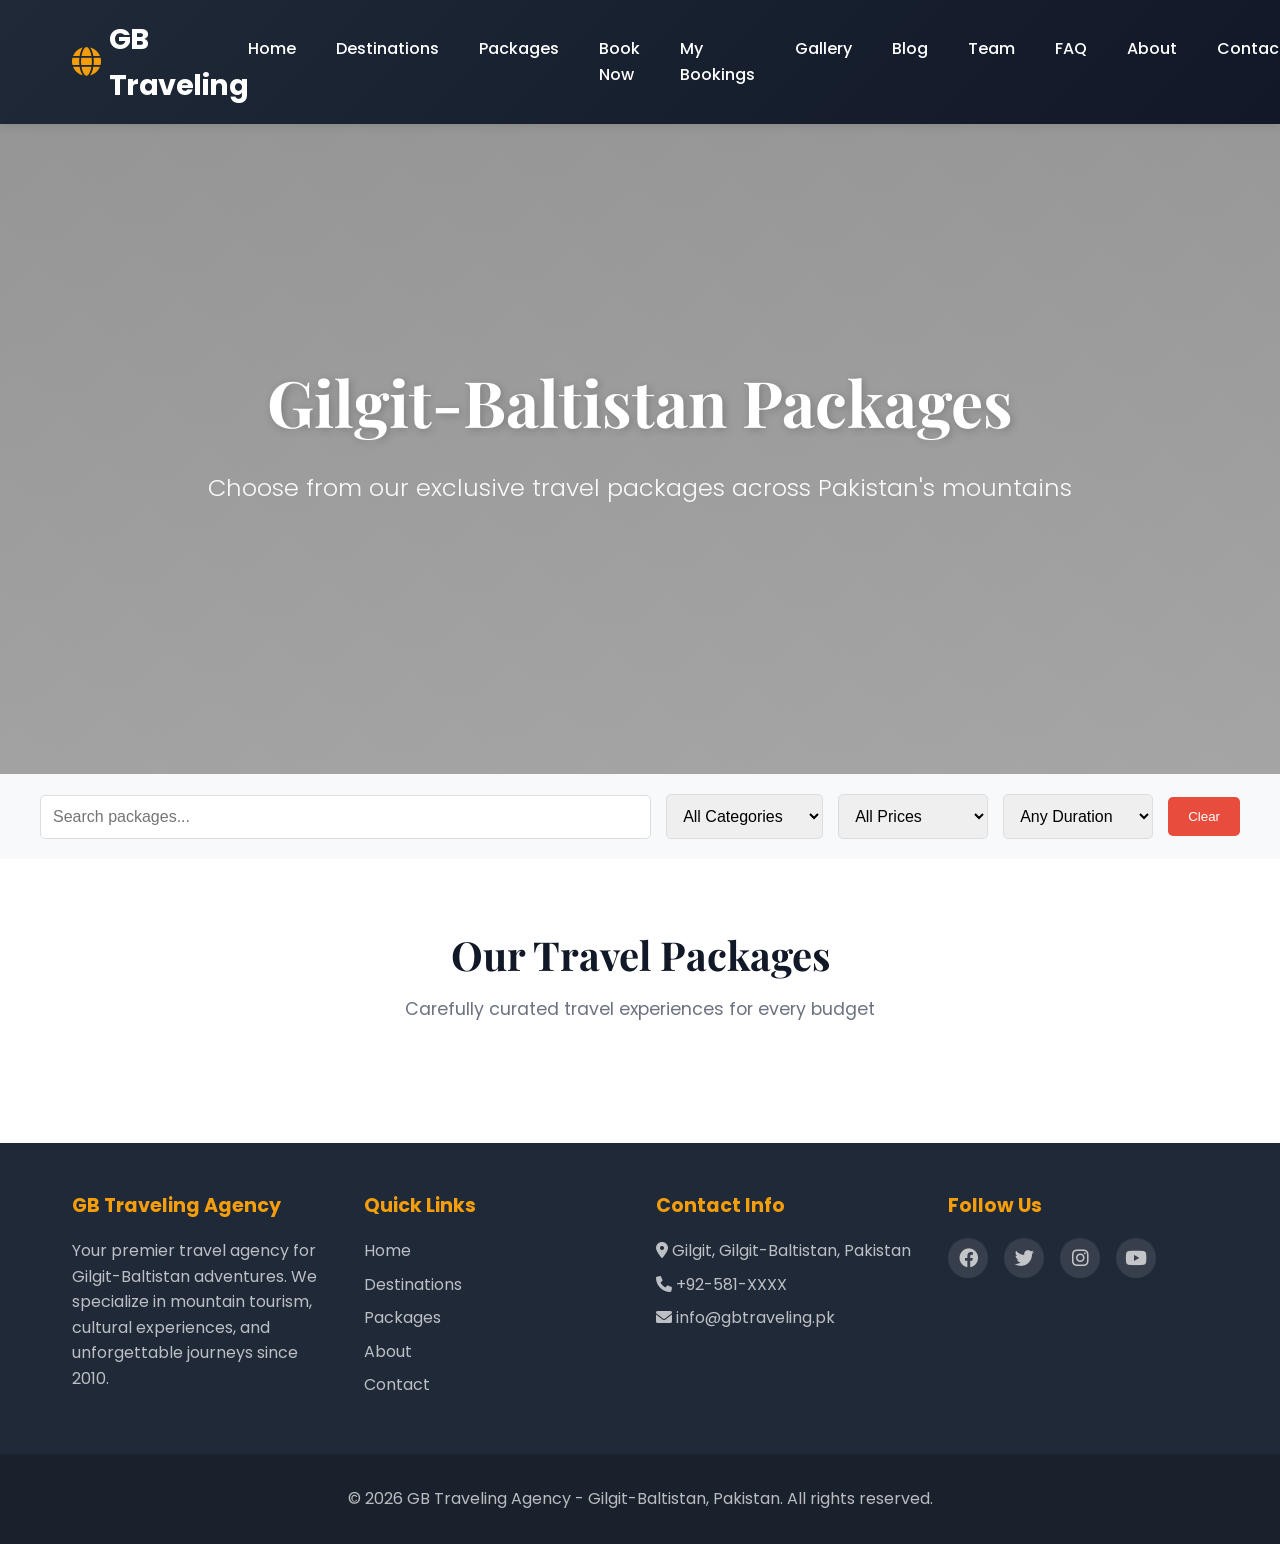
<file: packages.html>
<!DOCTYPE html>
<html lang="en">
<head>
    <meta charset="UTF-8">
    <meta name="viewport" content="width=device-width, initial-scale=1.0">
    <title>Packages - GB Traveling Agency</title>
    <link href="https://fonts.googleapis.com/css2?family=Poppins:wght@300;400;600;700&family=Playfair+Display:wght@700&display=swap" rel="stylesheet">
    <link rel="stylesheet" href="https://cdnjs.cloudflare.com/ajax/libs/font-awesome/6.0.0/css/all.min.css">
    <link rel="stylesheet" href="assets/css/style.css">
</head>
<body>
    <!-- Navigation -->
    <header class="navbar">
        <nav class="navbar-content">
            <div class="logo">
                <i class="fas fa-globe"></i> GB Traveling
            </div>
            <ul class="nav-links">
                <li><a href="index.html">Home</a></li>
                <li><a href="destinations.html">Destinations</a></li>
                <li><a href="packages.html">Packages</a></li>
                <li><a href="booking.html" class="nav-booking">Book Now</a></li>
                <li><a href="my-bookings.html">My Bookings</a></li>
                <li><a href="gallery.html">Gallery</a></li>
                <li><a href="blog.html">Blog</a></li>
                <li><a href="team.html">Team</a></li>
                <li><a href="faq.html">FAQ</a></li>
                <li><a href="about.html">About</a></li>
                <li><a href="contact.html">Contact</a></li>
            </ul>
            <div class="hamburger">
                <span></span>
                <span></span>
                <span></span>
            </div>
        </nav>
    </header>

    <main>
        <!-- Hero Section -->
        <section class="hero">
            <div class="hero-content">
                <h1 class="hero-title">Gilgit-Baltistan Packages</h1>
                <p class="hero-subtitle">Choose from our exclusive travel packages across Pakistan's mountains</p>
            </div>
            <div class="hero-overlay"></div>
        </section>

        <!-- Filter Controls -->
        <section style="background: #f8f9fa; padding: 20px; margin-bottom: 20px;">
            <div style="max-width: 1200px; margin: 0 auto; display: flex; flex-wrap: wrap; gap: 15px; align-items: center;">
                <div style="flex: 1; min-width: 200px;">
                    <input type="text" id="pkgSearchFilter" placeholder="Search packages..." style="width: 100%; padding: 12px; border: 1px solid #ddd; border-radius: 5px; font-size: 1em;" onkeyup="applyPkgFilters()">
                </div>
                <select id="pkgCategoryFilter" style="padding: 12px; border: 1px solid #ddd; border-radius: 5px; font-size: 1em; min-width: 150px;" onchange="applyPkgFilters()">
                    <option value="">All Categories</option>
                    <option value="Adventure">Adventure</option>
                    <option value="Cultural">Cultural</option>
                    <option value="Expedition">Expedition</option>
                    <option value="Mountaineering">Mountaineering</option>
                    <option value="Tour">Tour</option>
                    <option value="Circuit">Circuit</option>
                </select>
                <select id="pkgPriceFilter" style="padding: 12px; border: 1px solid #ddd; border-radius: 5px; font-size: 1em; min-width: 150px;" onchange="applyPkgFilters()">
                    <option value="">All Prices</option>
                    <option value="0-1500">Under $1500</option>
                    <option value="1500-2500">$1500 - $2500</option>
                    <option value="2500-3500">$2500 - $3500</option>
                    <option value="3500+">$3500+</option>
                </select>
                <select id="pkgDurationFilter" style="padding: 12px; border: 1px solid #ddd; border-radius: 5px; font-size: 1em; min-width: 150px;" onchange="applyPkgFilters()">
                    <option value="">Any Duration</option>
                    <option value="1-5">1-5 days</option>
                    <option value="6-10">6-10 days</option>
                    <option value="10+">10+ days</option>
                </select>
                <button onclick="clearPkgFilters()" style="padding: 12px 20px; background: #e74c3c; color: white; border: none; border-radius: 5px; cursor: pointer;">Clear</button>
            </div>
        </section>

        <!-- Packages -->
        <section class="featured-section">
            <div class="section-header">
                <h2>Our Travel Packages</h2>
                <p>Carefully curated travel experiences for every budget</p>
            </div>
            <div class="packages-showcase" id="packagesGrid">
                <!-- Packages will be loaded here -->
            </div>
        </section>
    </main>

    <!-- Footer -->
    <footer class="footer">
        <div class="footer-content">
            <div class="footer-section">
                <h4>GB Traveling Agency</h4>
                <p>Your premier travel agency for Gilgit-Baltistan adventures. We specialize in mountain tourism, cultural experiences, and unforgettable journeys since 2010.</p>
            </div>
            <div class="footer-section">
                <h4>Quick Links</h4>
                <ul>
                    <li><a href="index.html">Home</a></li>
                    <li><a href="destinations.html">Destinations</a></li>
                    <li><a href="packages.html">Packages</a></li>
                    <li><a href="about.html">About</a></li>
                    <li><a href="contact.html">Contact</a></li>
                </ul>
            </div>
            <div class="footer-section">
                <h4>Contact Info</h4>
                <p><i class="fas fa-map-marker-alt"></i> Gilgit, Gilgit-Baltistan, Pakistan</p>
                <p><i class="fas fa-phone"></i> +92-581-XXXX</p>
                <p><i class="fas fa-envelope"></i> info@gbtraveling.pk</p>
            </div>
            <div class="footer-section">
                <h4>Follow Us</h4>
                <div class="social-links">
                    <a href="#"><i class="fab fa-facebook"></i></a>
                    <a href="#"><i class="fab fa-twitter"></i></a>
                    <a href="#"><i class="fab fa-instagram"></i></a>
                    <a href="#"><i class="fab fa-youtube"></i></a>
                </div>
            </div>
        </div>
        <div class="footer-bottom">
            <p>&copy; 2026 GB Traveling Agency - Gilgit-Baltistan, Pakistan. All rights reserved.</p>
        </div>
    </footer>

    <script src="assets/js/main.js"></script>
</body>
</html>
</file>
<file: assets/css/style.css>
/* ==================== General Styles ==================== */
* {
    margin: 0;
    padding: 0;
    box-sizing: border-box;
}

:root {
    --primary-color: #059669;
    --secondary-color: #047857;
    --accent-color: #f59e0b;
    --dark-bg: #1f2937;
    --light-bg: #f9fafb;
    --text-dark: #111827;
    --text-light: #6b7280;
    --border-color: #e5e7eb;
    --shadow: 0 10px 30px rgba(0, 0, 0, 0.1);
    --shadow-lg: 0 20px 50px rgba(0, 0, 0, 0.15);
}

html {
    scroll-behavior: smooth;
}

body {
    font-family: 'Poppins', sans-serif;
    line-height: 1.6;
    color: var(--text-dark);
    background-color: #fff;
}

/* ==================== Navigation ==================== */
.navbar {
    background: linear-gradient(135deg, var(--dark-bg) 0%, #111827 100%);
    padding: 1rem 0;
    position: sticky;
    top: 0;
    z-index: 1000;
    box-shadow: 0 2px 10px rgba(0, 0, 0, 0.1);
}

.navbar-content {
    max-width: 1200px;
    margin: 0 auto;
    padding: 0 2rem;
    display: flex;
    justify-content: space-between;
    align-items: center;
}

.logo {
    font-size: 1.8rem;
    font-weight: 700;
    color: #fff;
    display: flex;
    align-items: center;
    gap: 0.5rem;
    letter-spacing: -0.5px;
}

.logo i {
    color: var(--accent-color);
}

.nav-links {
    display: flex;
    list-style: none;
    gap: 2.5rem;
}

.nav-links a {
    color: #fff;
    text-decoration: none;
    font-weight: 500;
    transition: color 0.3s ease;
    position: relative;
}

.nav-links a::after {
    content: '';
    position: absolute;
    bottom: -5px;
    left: 0;
    width: 0;
    height: 2px;
    background-color: var(--accent-color);
    transition: width 0.3s ease;
}

.nav-links a:hover {
    color: var(--accent-color);
}

.nav-links a:hover::after {
    width: 100%;
}

.hamburger {
    display: none;
    flex-direction: column;
    cursor: pointer;
}

.hamburger span {
    width: 25px;
    height: 3px;
    background-color: #fff;
    margin: 5px 0;
    transition: 0.3s;
}

/* ==================== Hero Section ==================== */
.hero {
    min-height: 650px;
    background: linear-gradient(135deg, rgba(0, 0, 0, 0.4) 0%, rgba(0, 0, 0, 0.3) 100%),
                url('https://news-cdn.zameen.com/wp-content/uploads/2025/01/GB_Beautiful.jpg');
    background-size: cover;
    background-position: center;
    background-attachment: fixed;
    display: flex;
    align-items: center;
    justify-content: center;
    text-align: center;
    position: relative;
    overflow: hidden;
    color: #fff;
}

.hero-content {
    position: relative;
    z-index: 2;
    animation: slideUp 0.8s ease;
}

@keyframes slideUp {
    from {
        opacity: 0;
        transform: translateY(30px);
    }
    to {
        opacity: 1;
        transform: translateY(0);
    }
}

.hero-title {
    font-family: 'Playfair Display', serif;
    font-size: 4rem;
    font-weight: 700;
    margin-bottom: 1rem;
    text-shadow: 2px 2px 8px rgba(0, 0, 0, 0.2);
}

.hero-subtitle {
    font-size: 1.5rem;
    margin-bottom: 2.5rem;
    font-weight: 300;
    opacity: 0.95;
}

.cta-button {
    display: inline-block;
    background: linear-gradient(135deg, var(--accent-color) 0%, #d97706 100%);
    color: #fff;
    padding: 1rem 2.5rem;
    text-decoration: none;
    border-radius: 50px;
    font-weight: 600;
    transition: all 0.3s ease;
    box-shadow: 0 8px 20px rgba(245, 158, 11, 0.3);
    border: none;
    cursor: pointer;
    font-family: 'Poppins', sans-serif;
    font-size: 1rem;
}

.cta-button:hover {
    transform: translateY(-3px);
    box-shadow: 0 12px 30px rgba(245, 158, 11, 0.4);
    background: linear-gradient(135deg, #d97706 0%, #b45309 100%);
}

.hero-overlay {
    position: absolute;
    top: 0;
    left: 0;
    width: 100%;
    height: 100%;
    background: linear-gradient(45deg, transparent 0%, rgba(0, 0, 0, 0.1) 100%);
    pointer-events: none;
}

/* ==================== Search Section ==================== */
.search-section {
    max-width: 1200px;
    margin: -60px auto 0;
    padding: 0 2rem;
    position: relative;
    z-index: 10;
}

.search-container {
    background: #fff;
    padding: 2.5rem;
    border-radius: 15px;
    box-shadow: var(--shadow-lg);
}

.search-container h3 {
    text-align: center;
    margin-bottom: 2rem;
    font-size: 1.5rem;
    color: var(--text-dark);
}

.search-form {
    display: grid;
    grid-template-columns: repeat(auto-fit, minmax(180px, 1fr));
    gap: 1rem;
}

.search-form input,
.search-form select {
    padding: 0.8rem 1rem;
    border: 2px solid var(--border-color);
    border-radius: 8px;
    font-family: 'Poppins', sans-serif;
    transition: all 0.3s ease;
}

.search-form input:focus,
.search-form select:focus {
    outline: none;
    border-color: var(--primary-color);
    box-shadow: 0 0 0 3px rgba(37, 99, 235, 0.1);
}

.search-form button {
    background: linear-gradient(135deg, var(--primary-color) 0%, var(--secondary-color) 100%);
    color: #fff;
    border: none;
    border-radius: 8px;
    font-weight: 600;
    cursor: pointer;
    transition: all 0.3s ease;
}

.search-form button:hover {
    transform: translateY(-2px);
    box-shadow: 0 5px 15px rgba(37, 99, 235, 0.3);
}

/* ==================== Section Headers ==================== */
.section-header {
    text-align: center;
    margin-bottom: 3.5rem;
}

.section-header h2 {
    font-family: 'Playfair Display', serif;
    font-size: 2.5rem;
    margin-bottom: 0.5rem;
    color: var(--text-dark);
}

.section-header p {
    font-size: 1.1rem;
    color: var(--text-light);
}

/* ==================== Featured Packages ==================== */
.featured-section {
    max-width: 1200px;
    margin: 4rem auto;
    padding: 0 2rem;
}

.packages-showcase {
    display: grid;
    grid-template-columns: repeat(auto-fit, minmax(320px, 1fr));
    gap: 2rem;
}

.package-card {
    background: #fff;
    border-radius: 12px;
    overflow: hidden;
    box-shadow: var(--shadow);
    transition: all 0.3s ease;
    cursor: pointer;
}

.package-card:hover {
    transform: translateY(-10px);
    box-shadow: var(--shadow-lg);
}

.package-image {
    width: 100%;
    height: 250px;
    background: linear-gradient(135deg, #667eea 0%, #764ba2 100%);
    display: flex;
    align-items: center;
    justify-content: center;
    font-size: 3rem;
    color: rgba(255, 255, 255, 0.2);
}

.package-content {
    padding: 2rem;
}

.package-title {
    font-size: 1.5rem;
    font-weight: 700;
    margin-bottom: 0.5rem;
    color: var(--text-dark);
}

.package-description {
    color: var(--text-light);
    margin-bottom: 1rem;
    font-size: 0.95rem;
}

.package-details {
    display: flex;
    justify-content: space-between;
    margin: 1rem 0;
    padding-top: 1rem;
    border-top: 1px solid var(--border-color);
}

.detail-item {
    text-align: center;
}

.detail-item strong {
    display: block;
    color: var(--primary-color);
    font-size: 1.3rem;
}

.detail-item span {
    font-size: 0.85rem;
    color: var(--text-light);
}

.package-price {
    font-size: 1.5rem;
    font-weight: 700;
    color: var(--accent-color);
    margin-bottom: 1rem;
}

.package-btn {
    width: 100%;
    padding: 0.8rem;
    background: linear-gradient(135deg, var(--primary-color) 0%, var(--secondary-color) 100%);
    color: #fff;
    border: none;
    border-radius: 8px;
    font-weight: 600;
    cursor: pointer;
    transition: all 0.3s ease;
}

.package-btn:hover {
    transform: translateY(-2px);
    box-shadow: 0 5px 15px rgba(5, 150, 105, 0.3);
}

.package-locations {
    display: flex;
    flex-wrap: wrap;
    gap: 0.5rem;
    margin: 1rem 0;
    padding: 0.75rem 0;
    border-top: 1px solid #f0f0f0;
    border-bottom: 1px solid #f0f0f0;
}

.location-tag {
    display: inline-block;
    background: linear-gradient(135deg, rgba(5, 150, 105, 0.1) 0%, rgba(4, 120, 87, 0.1) 100%);
    color: var(--primary-color);
    padding: 0.4rem 0.8rem;
    border-radius: 15px;
    font-size: 0.8rem;
    font-weight: 600;
    border: 1px solid rgba(5, 150, 105, 0.2);
}

.location-tag i {
    margin-right: 0.3rem;
}

/* ==================== Destinations Section ==================== */
.destinations-section {
    max-width: 1200px;
    margin: 4rem auto;
    padding: 0 2rem;
}

.destination-grid {
    display: grid;
    grid-template-columns: repeat(auto-fit, minmax(280px, 1fr));
    gap: 2rem;
}

.destination-card {
    border-radius: 12px;
    overflow: hidden;
    box-shadow: var(--shadow);
    transition: all 0.3s ease;
    position: relative;
}

.destination-card:hover {
    transform: translateY(-8px);
    box-shadow: var(--shadow-lg);
}

.destination-image {
    width: 100%;
    height: 250px;
    background-size: cover;
    background-position: center;
    display: flex;
    align-items: center;
    justify-content: center;
    font-size: 3rem;
    color: rgba(255, 255, 255, 0.2);
    position: relative;
}

.destination-image::after {
    content: '';
    position: absolute;
    top: 0;
    left: 0;
    right: 0;
    bottom: 0;
    background: linear-gradient(to top, rgba(0, 0, 0, 0.3), transparent);
}

.destination-content {
    padding: 1.5rem;
    background: #fff;
    display: flex;
    flex-direction: column;
}

.destination-card h3 {
    font-size: 1.3rem;
    font-weight: 700;
    margin-bottom: 0.5rem;
    color: var(--text-dark);
}

.destination-card p {
    color: var(--text-light);
    font-size: 0.95rem;
    margin-bottom: 1rem;
}

.destination-price {
    font-size: 1.2rem;
    font-weight: 700;
    color: var(--accent-color);
}

.destination-info {
    display: flex;
    gap: 1.5rem;
    margin: 1rem 0;
    padding: 1rem;
    background: #f9fafb;
    border-radius: 8px;
    font-size: 0.95rem;
}

.info-item {
    flex: 1;
    display: flex;
    align-items: center;
    gap: 0.5rem;
    color: #666;
}

.info-item i {
    color: var(--accent-color);
    font-size: 1.1rem;
}

.activities-section {
    margin: 1rem 0;
    padding: 1rem;
    background: #f0f7ff;
    border-left: 4px solid var(--primary-color);
    border-radius: 4px;
    font-size: 0.95rem;
    color: #333;
}

.activities-section strong {
    color: var(--primary-color);
    display: block;
    margin-bottom: 0.5rem;
}

.packages-section {
    margin: 1rem 0;
    padding: 1rem;
    background: #f5f9ff;
    border-radius: 8px;
    border-left: 4px solid #27ae60;
}

.packages-section strong {
    display: block;
    margin-bottom: 0.75rem;
    color: #27ae60;
}

.packages-container {
    display: flex;
    flex-wrap: wrap;
    gap: 0.5rem;
}

.package-tag {
    display: inline-block;
    background: linear-gradient(135deg, #27ae60 0%, #229954 100%);
    color: white;
    padding: 0.5rem 1rem;
    border-radius: 20px;
    font-size: 0.85rem;
    font-weight: 600;
    box-shadow: 0 2px 8px rgba(39, 174, 96, 0.2);
}

.destination-footer {
    display: flex;
    justify-content: space-between;
    align-items: center;
    margin-top: 1.5rem;
    padding-top: 1.5rem;
    border-top: 1px solid #eee;
}

.destination-btn {
    background: linear-gradient(135deg, var(--accent-color) 0%, #d97706 100%);
    color: white;
    border: none;
    padding: 0.75rem 1.5rem;
    border-radius: 6px;
    cursor: pointer;
    font-weight: 600;
    font-size: 0.95rem;
    transition: all 0.3s ease;
    display: flex;
    align-items: center;
    gap: 0.5rem;
}

.destination-btn:hover {
    transform: translateY(-2px);
    box-shadow: 0 4px 12px rgba(245, 158, 11, 0.3);
    background: linear-gradient(135deg, #d97706 0%, #b45309 100%);
}
.why-us {
    background: linear-gradient(135deg, var(--light-bg) 0%, #f3f4f6 100%);
    padding: 4rem 2rem;
    margin: 4rem 0;
}

.why-us .section-header {
    max-width: 1200px;
    margin: 0 auto 3.5rem;
}

.features-grid {
    max-width: 1200px;
    margin: 0 auto;
    display: grid;
    grid-template-columns: repeat(auto-fit, minmax(250px, 1fr));
    gap: 2rem;
}

.feature-card {
    background: #fff;
    padding: 2.5rem 2rem;
    border-radius: 12px;
    text-align: center;
    transition: all 0.3s ease;
    box-shadow: 0 2px 10px rgba(0, 0, 0, 0.05);
}

.feature-card:hover {
    transform: translateY(-5px);
    box-shadow: var(--shadow);
}

.feature-card i {
    font-size: 3rem;
    color: var(--primary-color);
    margin-bottom: 1rem;
}

.feature-card h3 {
    font-size: 1.3rem;
    font-weight: 700;
    margin-bottom: 1rem;
    color: var(--text-dark);
}

.feature-card p {
    color: var(--text-light);
    font-size: 0.95rem;
}

/* ==================== Testimonials ==================== */
.testimonials {
    max-width: 1200px;
    margin: 4rem auto;
    padding: 0 2rem;
}

.testimonials-grid {
    display: grid;
    grid-template-columns: repeat(auto-fit, minmax(300px, 1fr));
    gap: 2rem;
}

.testimonial-card {
    background: #fff;
    padding: 2rem;
    border-radius: 12px;
    box-shadow: var(--shadow);
    transition: all 0.3s ease;
}

.testimonial-card:hover {
    box-shadow: var(--shadow-lg);
    transform: translateY(-5px);
}

.stars {
    color: var(--accent-color);
    margin-bottom: 1rem;
    font-size: 1.1rem;
}

.testimonial-card p {
    font-style: italic;
    color: var(--text-light);
    margin-bottom: 1.5rem;
    line-height: 1.8;
}

.testimonial-card h4 {
    font-weight: 700;
    color: var(--text-dark);
    margin-bottom: 0.3rem;
}

.testimonial-card span {
    color: var(--text-light);
    font-size: 0.9rem;
}

/* ==================== Newsletter ==================== */
.newsletter {
    background: linear-gradient(135deg, var(--primary-color) 0%, var(--secondary-color) 100%);
    padding: 4rem 2rem;
    margin: 4rem 0 0;
    text-align: center;
    color: #fff;
}

.newsletter-content {
    max-width: 600px;
    margin: 0 auto;
}

.newsletter-content h2 {
    font-size: 2rem;
    margin-bottom: 0.5rem;
}

.newsletter-content p {
    font-size: 1.1rem;
    margin-bottom: 2rem;
    opacity: 0.9;
}

.newsletter-form {
    display: flex;
    gap: 1rem;
}

.newsletter-form input {
    flex: 1;
    padding: 0.8rem 1.5rem;
    border: none;
    border-radius: 50px;
    font-family: 'Poppins', sans-serif;
    outline: none;
}

.newsletter-form button {
    padding: 0.8rem 2rem;
    background: var(--accent-color);
    border: none;
    border-radius: 50px;
    font-weight: 700;
    cursor: pointer;
    transition: all 0.3s ease;
    font-family: 'Poppins', sans-serif;
}

.newsletter-form button:hover {
    transform: translateY(-2px);
    box-shadow: 0 5px 15px rgba(245, 158, 11, 0.4);
}

/* ==================== Footer ==================== */
.footer {
    background: var(--dark-bg);
    color: #fff;
}

.footer-content {
    max-width: 1200px;
    margin: 0 auto;
    padding: 3rem 2rem;
    display: grid;
    grid-template-columns: repeat(auto-fit, minmax(250px, 1fr));
    gap: 2rem;
}

.footer-section h4 {
    font-size: 1.2rem;
    margin-bottom: 1rem;
    color: var(--accent-color);
}

.footer-section p {
    color: rgba(255, 255, 255, 0.7);
    margin-bottom: 0.5rem;
}

.footer-section ul {
    list-style: none;
}

.footer-section ul li {
    margin-bottom: 0.5rem;
}

.footer-section a {
    color: rgba(255, 255, 255, 0.7);
    text-decoration: none;
    transition: color 0.3s ease;
}

.footer-section a:hover {
    color: var(--accent-color);
}

.social-links {
    display: flex;
    gap: 1rem;
}

.social-links a {
    width: 40px;
    height: 40px;
    background: rgba(255, 255, 255, 0.1);
    border-radius: 50%;
    display: flex;
    align-items: center;
    justify-content: center;
    font-size: 1.2rem;
    transition: all 0.3s ease;
}

.social-links a:hover {
    background: var(--accent-color);
    transform: translateY(-3px);
}

.footer-bottom {
    background: rgba(0, 0, 0, 0.2);
    padding: 2rem;
    text-align: center;
    color: rgba(255, 255, 255, 0.7);
}

/* ==================== Responsive ==================== */
@media (max-width: 768px) {
    .hamburger {
        display: flex;
    }

    .nav-links {
        display: none;
    }

    .hero-title {
        font-size: 2.5rem;
    }

    .hero-subtitle {
        font-size: 1.1rem;
    }

    .search-form {
        grid-template-columns: 1fr;
    }

    .section-header h2 {
        font-size: 2rem;
    }

    .packages-showcase,
    .destination-grid,
    .testimonials-grid {
        grid-template-columns: 1fr;
    }

    .newsletter-form {
        flex-direction: column;
    }

    .footer-content {
        grid-template-columns: 1fr;
    }
}
</file>
